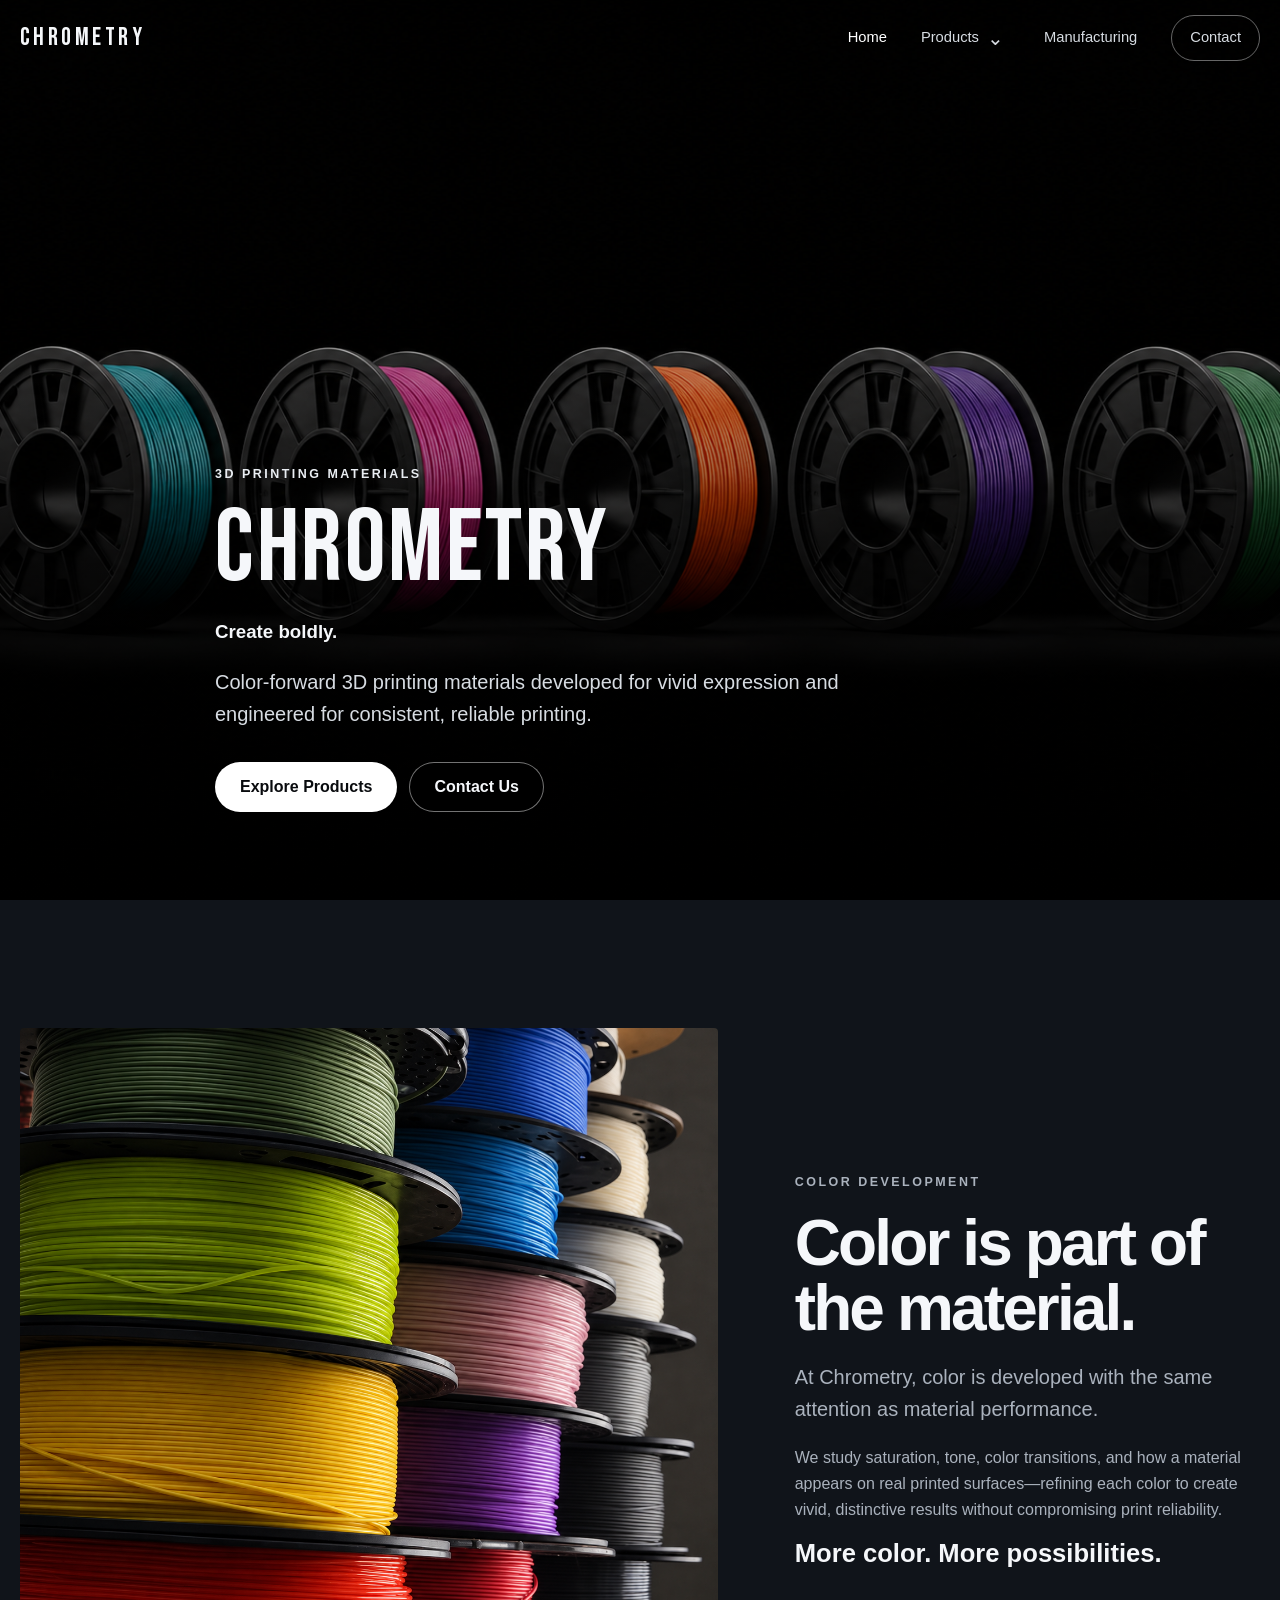
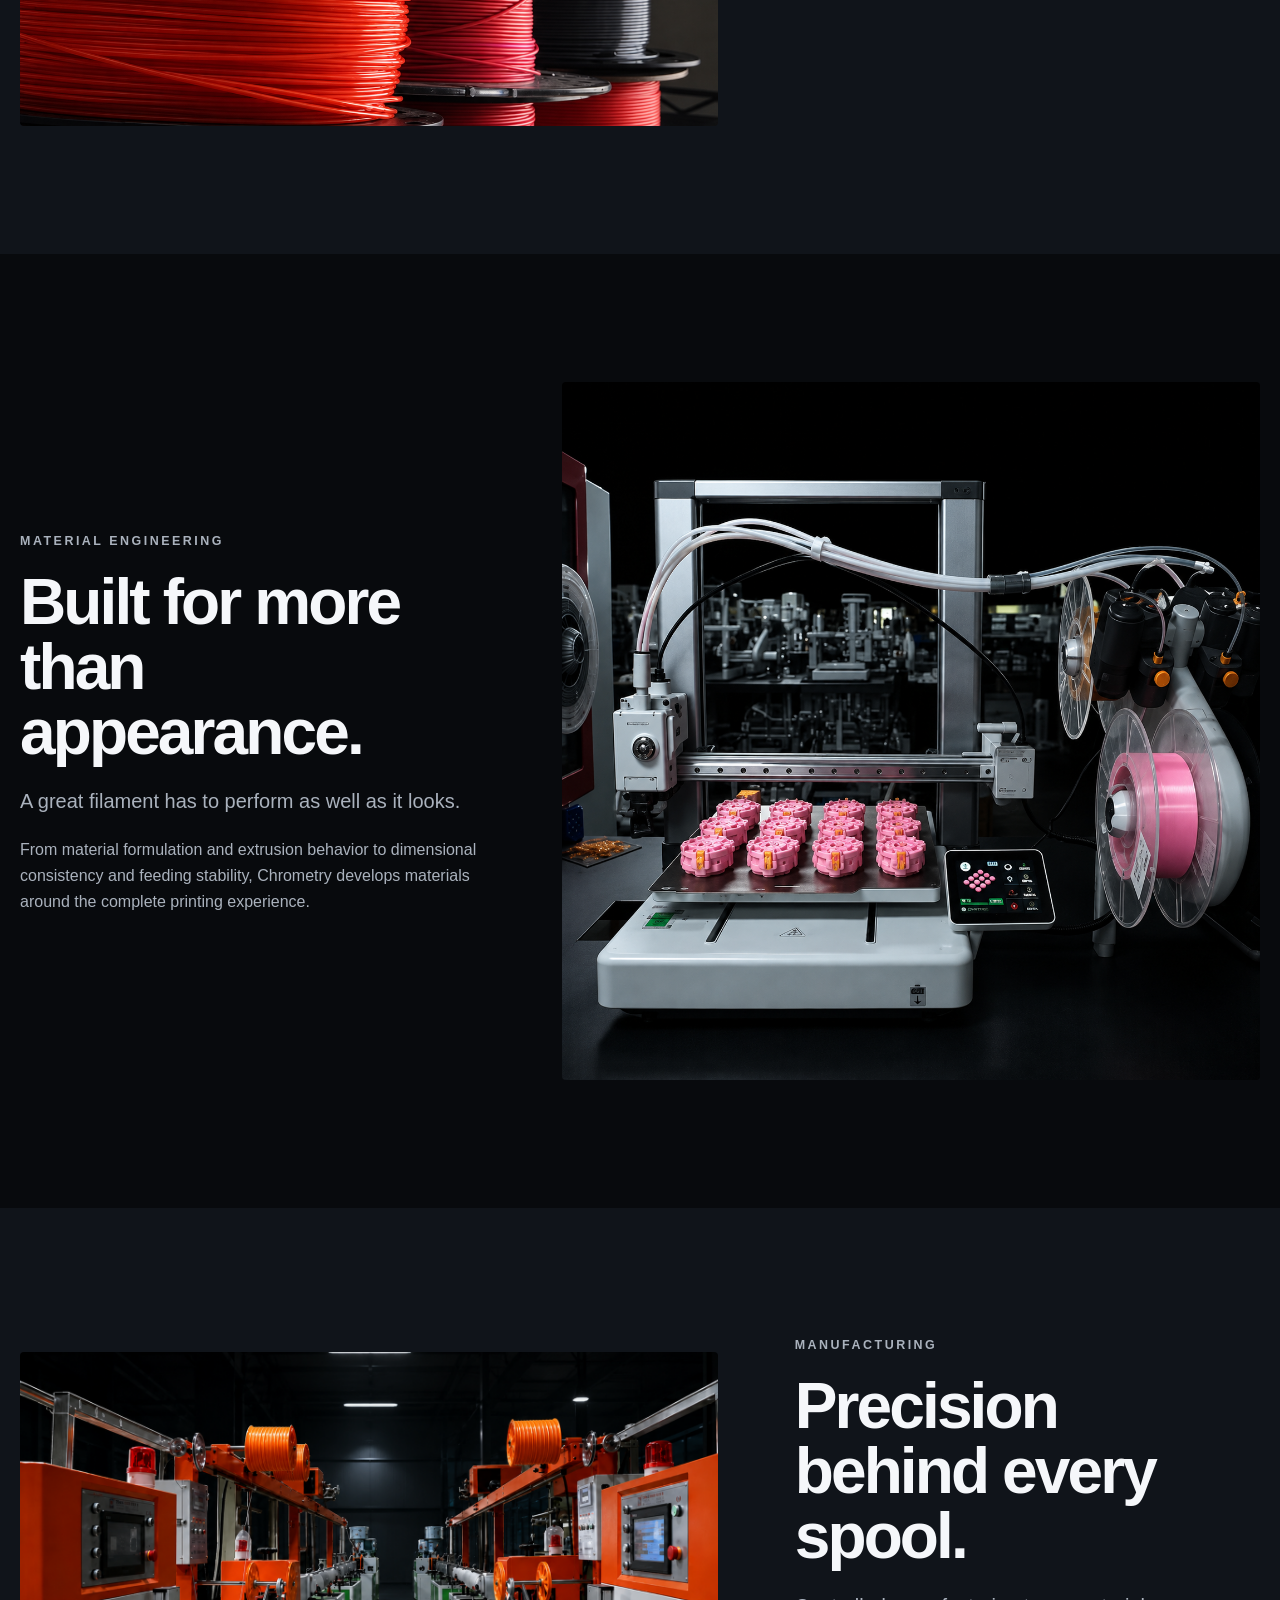
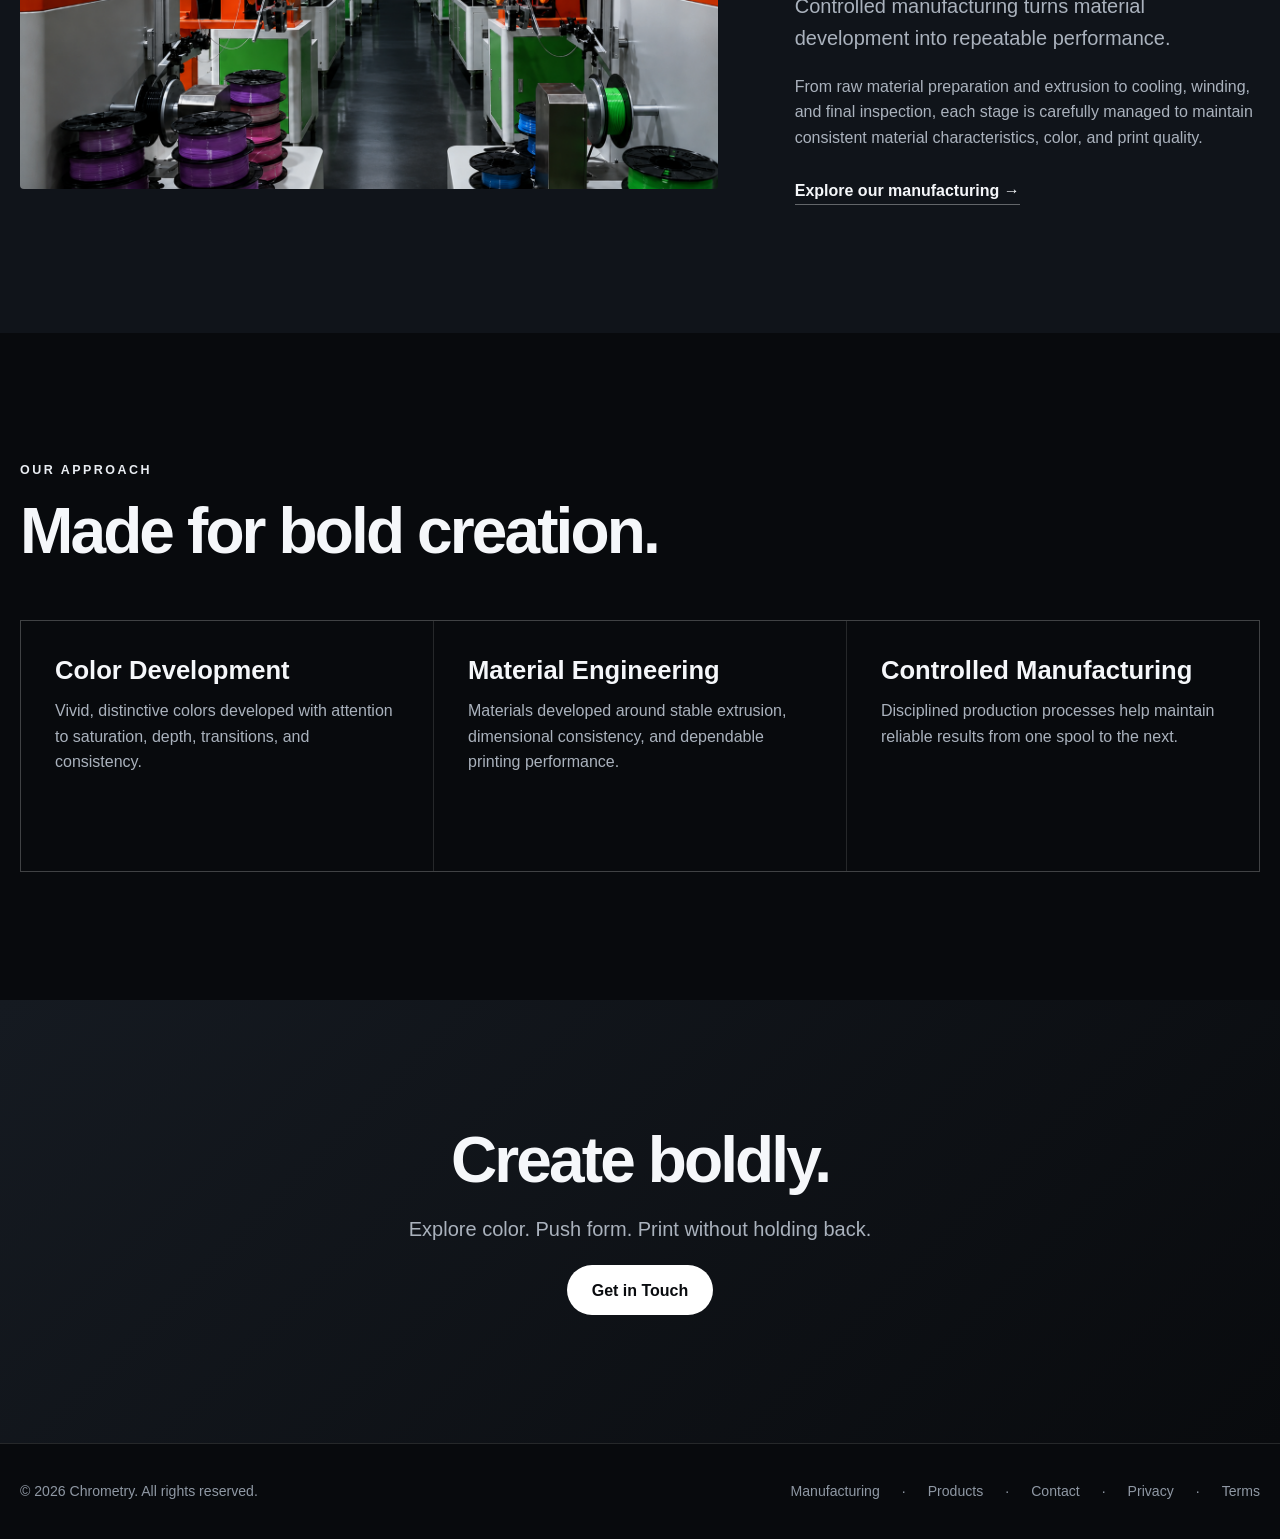
<file: index.html>
<!doctype html>
<html lang="en">
<head>
  <meta charset="utf-8">
  <meta name="viewport" content="width=device-width, initial-scale=1">
  <title>Chrometry | Create Boldly</title>
  <meta name="description" content="Chrometry develops vivid, reliable 3D printing materials through focused color development, material engineering, and controlled manufacturing.">
  <link rel="canonical" href="https://chrometry3d.com/">
  <link rel="stylesheet" href="assets/style.css">
  <script src="assets/site.js" defer></script>
</head>
<body>
  <header class="site-header">
    <nav class="nav container">
      <a class="wordmark" href="index.html">CHROMETRY</a>
      <button class="menu-toggle" aria-label="Menu" aria-expanded="false"><span></span><span></span></button>
      <div class="nav-links">
        <a href="index.html" aria-current="page">Home</a>
        <a href="products.html">Products</a>
        <a href="manufacturing.html">Manufacturing</a>
        <a class="nav-cta" href="contact.html">Contact</a>
      </div>
    </nav>
  </header>

  <main>
    <section class="hero">
      <img class="hero-media" src="assets/images/home-hero.png" alt="">
      <div class="hero-content container">
        <p class="eyebrow">3D Printing Materials</p>
        <h1 class="brand-display">CHROMETRY</h1>
        <h3>Create boldly.</h3>
        <p class="hero-copy">Color-forward 3D printing materials developed for vivid expression and engineered for consistent, reliable printing.</p>
        <div class="actions">
          <a class="button button-primary" href="products.html">Explore Products</a>
          <a class="button button-secondary" href="contact.html">Contact Us</a>
        </div>
      </div>
    </section>

    <section class="section dark-panel">
      <div class="container split reveal">
        <div class="split-media square-media"><img src="assets/images/color-development.png" alt="" loading="lazy"></div>
        <div class="split-copy">
          <p class="eyebrow">Color Development</p>
          <h2>Color is part of the material.</h2>
          <p class="lead">At Chrometry, color is developed with the same attention as material performance.</p>
          <p>We study saturation, tone, color transitions, and how a material appears on real printed surfaces—refining each color to create vivid, distinctive results without compromising print reliability.</p>
          <h3>More color. More possibilities.</h3>
        </div>
      </div>
    </section>

    <section class="section">
      <div class="container split reverse reveal">
        <div class="split-media square-media"><img src="assets/images/home-printing.png" alt="" loading="lazy"></div>
        <div class="split-copy">
          <p class="eyebrow">Material Engineering</p>
          <h2>Built for more than appearance.</h2>
          <p class="lead">A great filament has to perform as well as it looks.</p>
          <p>From material formulation and extrusion behavior to dimensional consistency and feeding stability, Chrometry develops materials around the complete printing experience.</p>
        </div>
      </div>
    </section>

    <section class="section dark-panel">
      <div class="container split reveal">
        <div class="split-media"><img src="assets/images/home-factory.png" alt="" loading="lazy"></div>
        <div class="split-copy">
          <p class="eyebrow">Manufacturing</p>
          <h2>Precision behind every spool.</h2>
          <p class="lead">Controlled manufacturing turns material development into repeatable performance.</p>
          <p>From raw material preparation and extrusion to cooling, winding, and final inspection, each stage is carefully managed to maintain consistent material characteristics, color, and print quality.</p>
          <a class="text-link" href="manufacturing.html">Explore our manufacturing →</a>
        </div>
      </div>
    </section>

    <section class="section">
      <div class="container">
        <div class="section-head reveal">
          <p class="eyebrow">Our Approach</p>
          <h2>Made for bold creation.</h2>
        </div>
        <div class="feature-grid reveal">
          <article class="feature"><h3>Color Development</h3><p>Vivid, distinctive colors developed with attention to saturation, depth, transitions, and consistency.</p></article>
          <article class="feature"><h3>Material Engineering</h3><p>Materials developed around stable extrusion, dimensional consistency, and dependable printing performance.</p></article>
          <article class="feature"><h3>Controlled Manufacturing</h3><p>Disciplined production processes help maintain reliable results from one spool to the next.</p></article>
        </div>
      </div>
    </section>

    <section class="section final-cta">
      <div class="container reveal">
        <h2>Create boldly.</h2>
        <p class="lead">Explore color. Push form. Print without holding back.</p>
        <a class="button button-primary" href="contact.html">Get in Touch</a>
      </div>
    </section>
  </main>

  <footer class="site-footer"><div class="container footer-row"><span>© 2026 Chrometry. All rights reserved.</span><div class="footer-links"><a href="manufacturing.html">Manufacturing</a><span>·</span><a href="products.html">Products</a><span>·</span><a href="contact.html">Contact</a><span>·</span><a href="privacy.html">Privacy</a><span>·</span><a href="terms.html">Terms</a></div></div></footer>
</body>
</html>
</file>
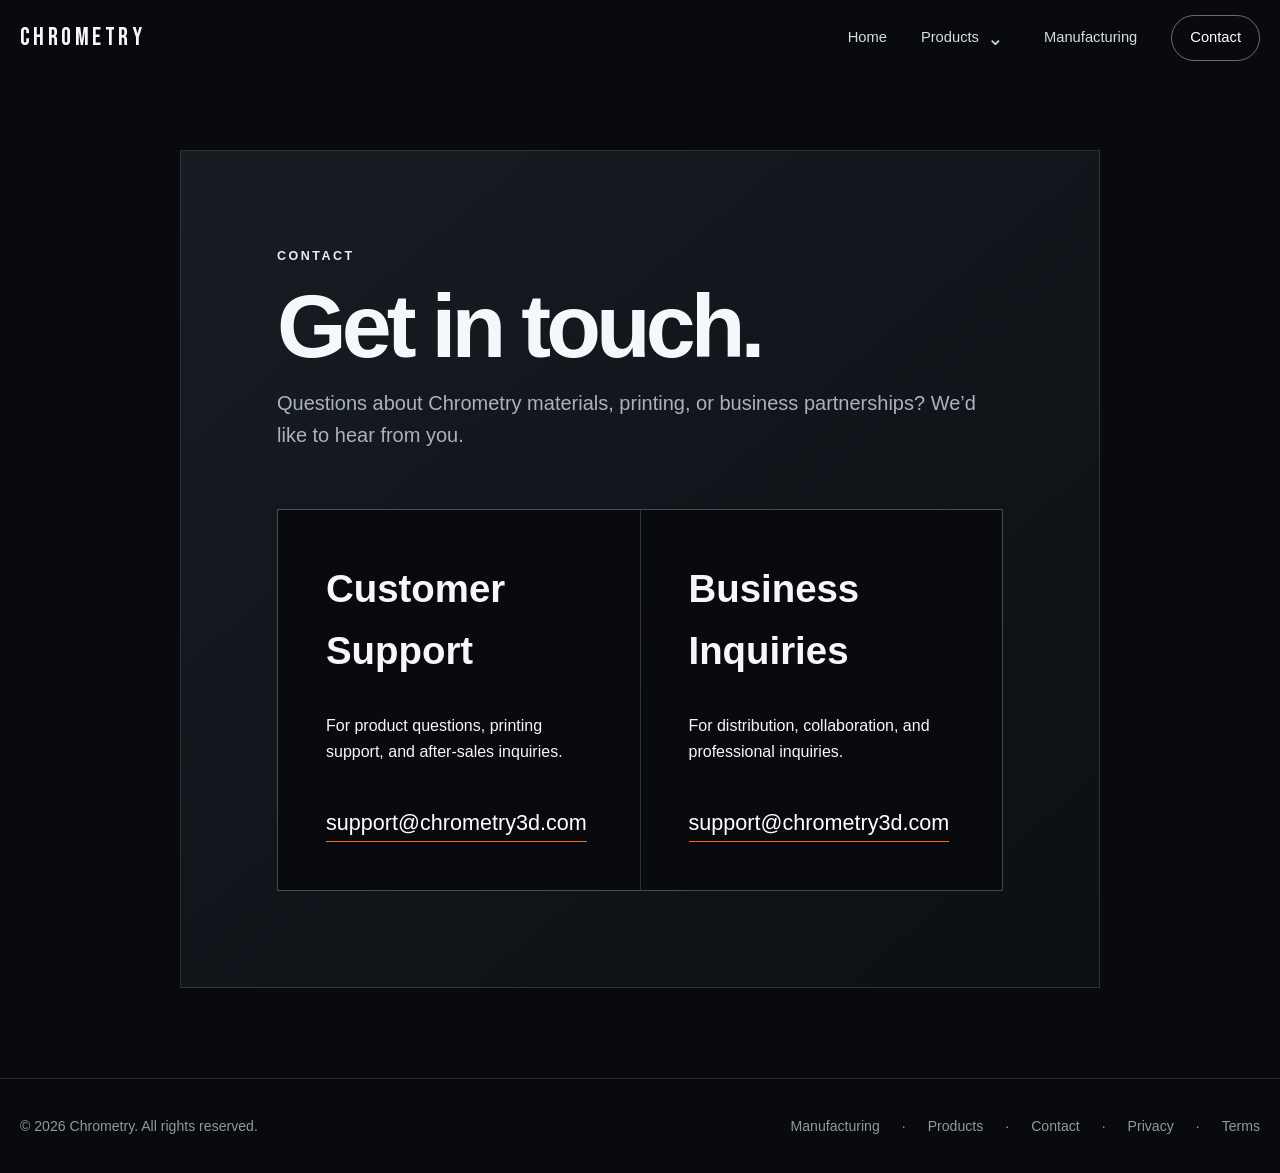
<file: contact.html>
<!doctype html>
<html lang="en">
<head>
  <meta charset="utf-8">
  <meta name="viewport" content="width=device-width, initial-scale=1">
  <title>Contact | Chrometry</title>
  <meta name="description" content="Contact Chrometry for product questions, technical support, and business inquiries.">
  <link rel="canonical" href="https://chrometry3d.com/contact.html">
  <link rel="stylesheet" href="assets/style.css">
  <script src="assets/site.js" defer></script>
</head>
<body>
  <header class="site-header scrolled"><nav class="nav container"><a class="wordmark" href="index.html">CHROMETRY</a><button class="menu-toggle" aria-label="Menu" aria-expanded="false"><span></span><span></span></button><div class="nav-links"><a href="index.html">Home</a><a href="products.html">Products</a><a href="manufacturing.html">Manufacturing</a><a class="nav-cta" href="contact.html" aria-current="page">Contact</a></div></nav></header>

  <main class="contact-wrap">
    <section class="contact-card reveal">
      <p class="eyebrow">Contact</p>
      <h1>Get in touch.</h1>
      <p class="lead">Questions about Chrometry materials, printing, or business partnerships? We’d like to hear from you.</p>
      <div class="support-grid">
        <article><h2>Customer Support</h2><p>For product questions, printing support, and after-sales inquiries.</p><a class="email-link" href="mailto:support@chrometry3d.com">support@chrometry3d.com</a></article>
        <article><h2>Business Inquiries</h2><p>For distribution, collaboration, and professional inquiries.</p><a class="email-link" href="mailto:support@chrometry3d.com">support@chrometry3d.com</a></article>
      </div>
    </section>
  </main>

  <footer class="site-footer"><div class="container footer-row"><span>© 2026 Chrometry. All rights reserved.</span><div class="footer-links"><a href="manufacturing.html">Manufacturing</a><span>·</span><a href="products.html">Products</a><span>·</span><a href="contact.html">Contact</a><span>·</span><a href="privacy.html">Privacy</a><span>·</span><a href="terms.html">Terms</a></div></div></footer>
</body>
</html>
</file>
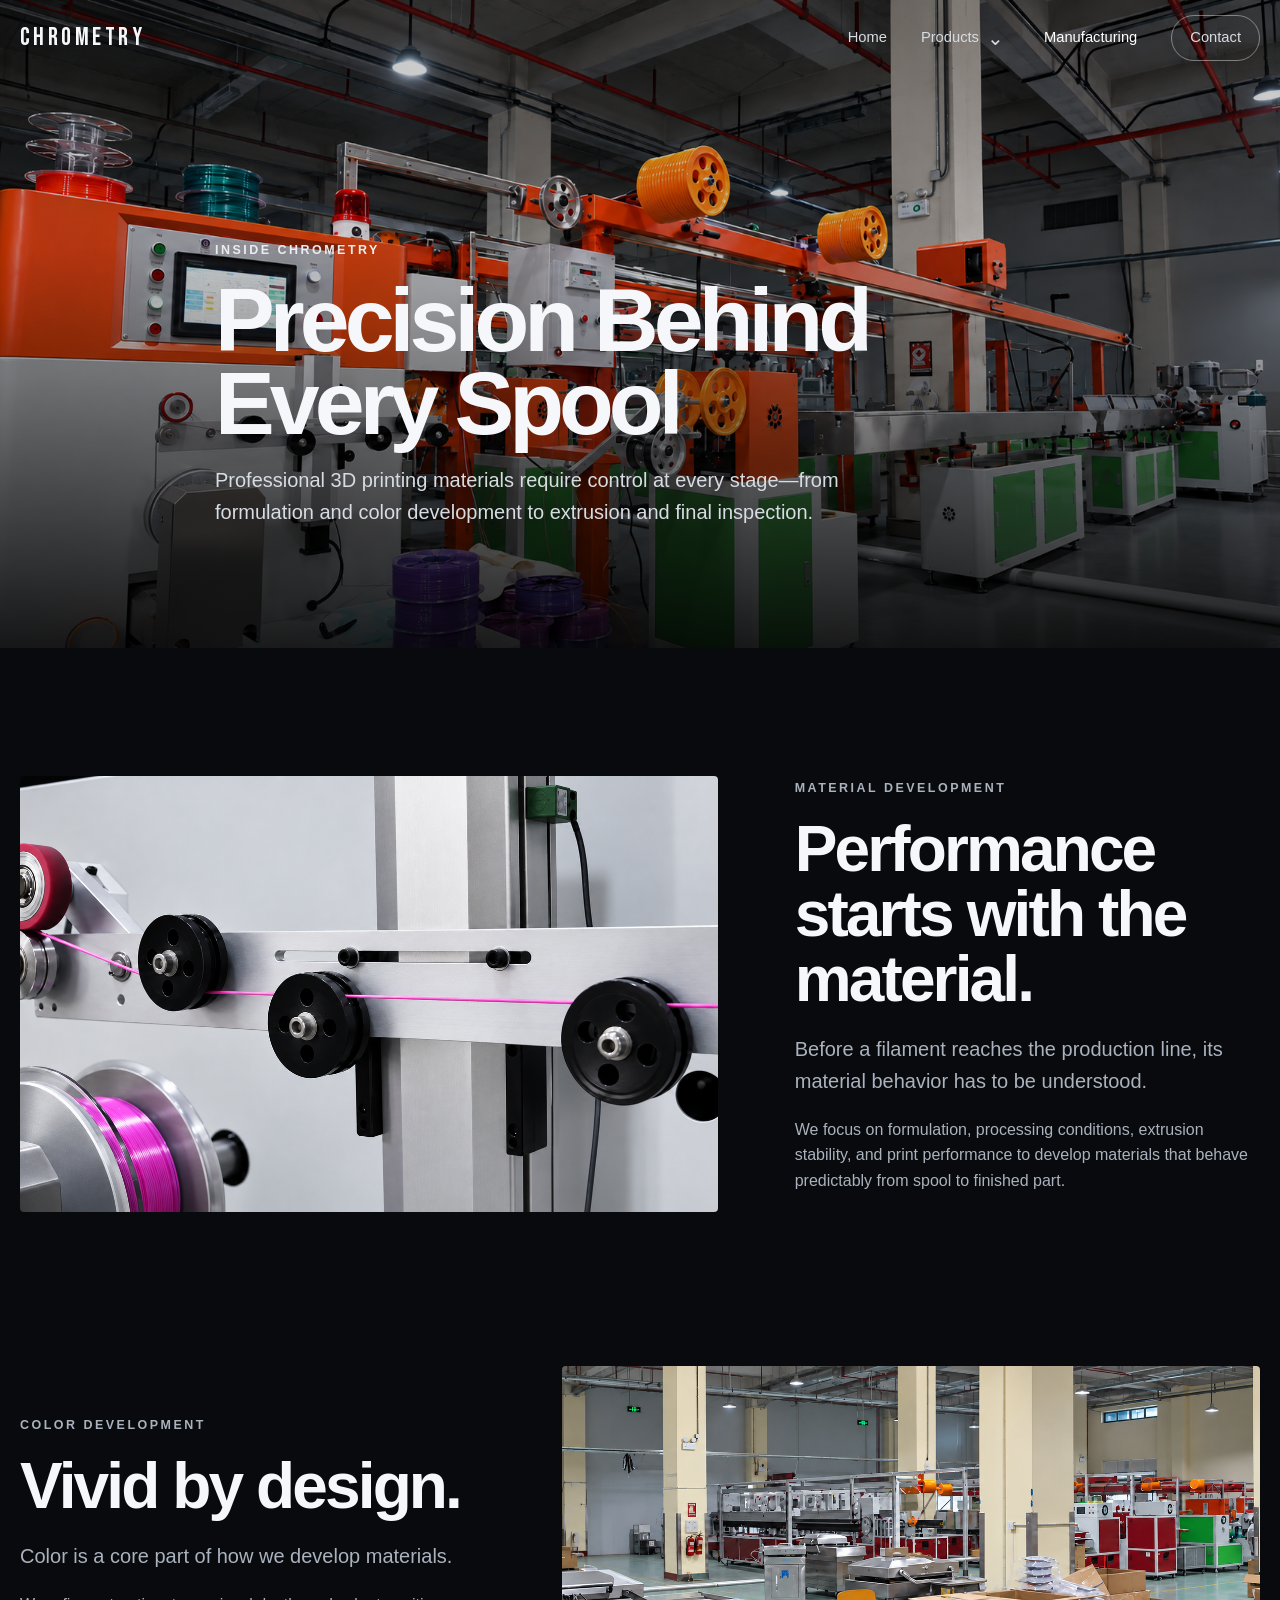
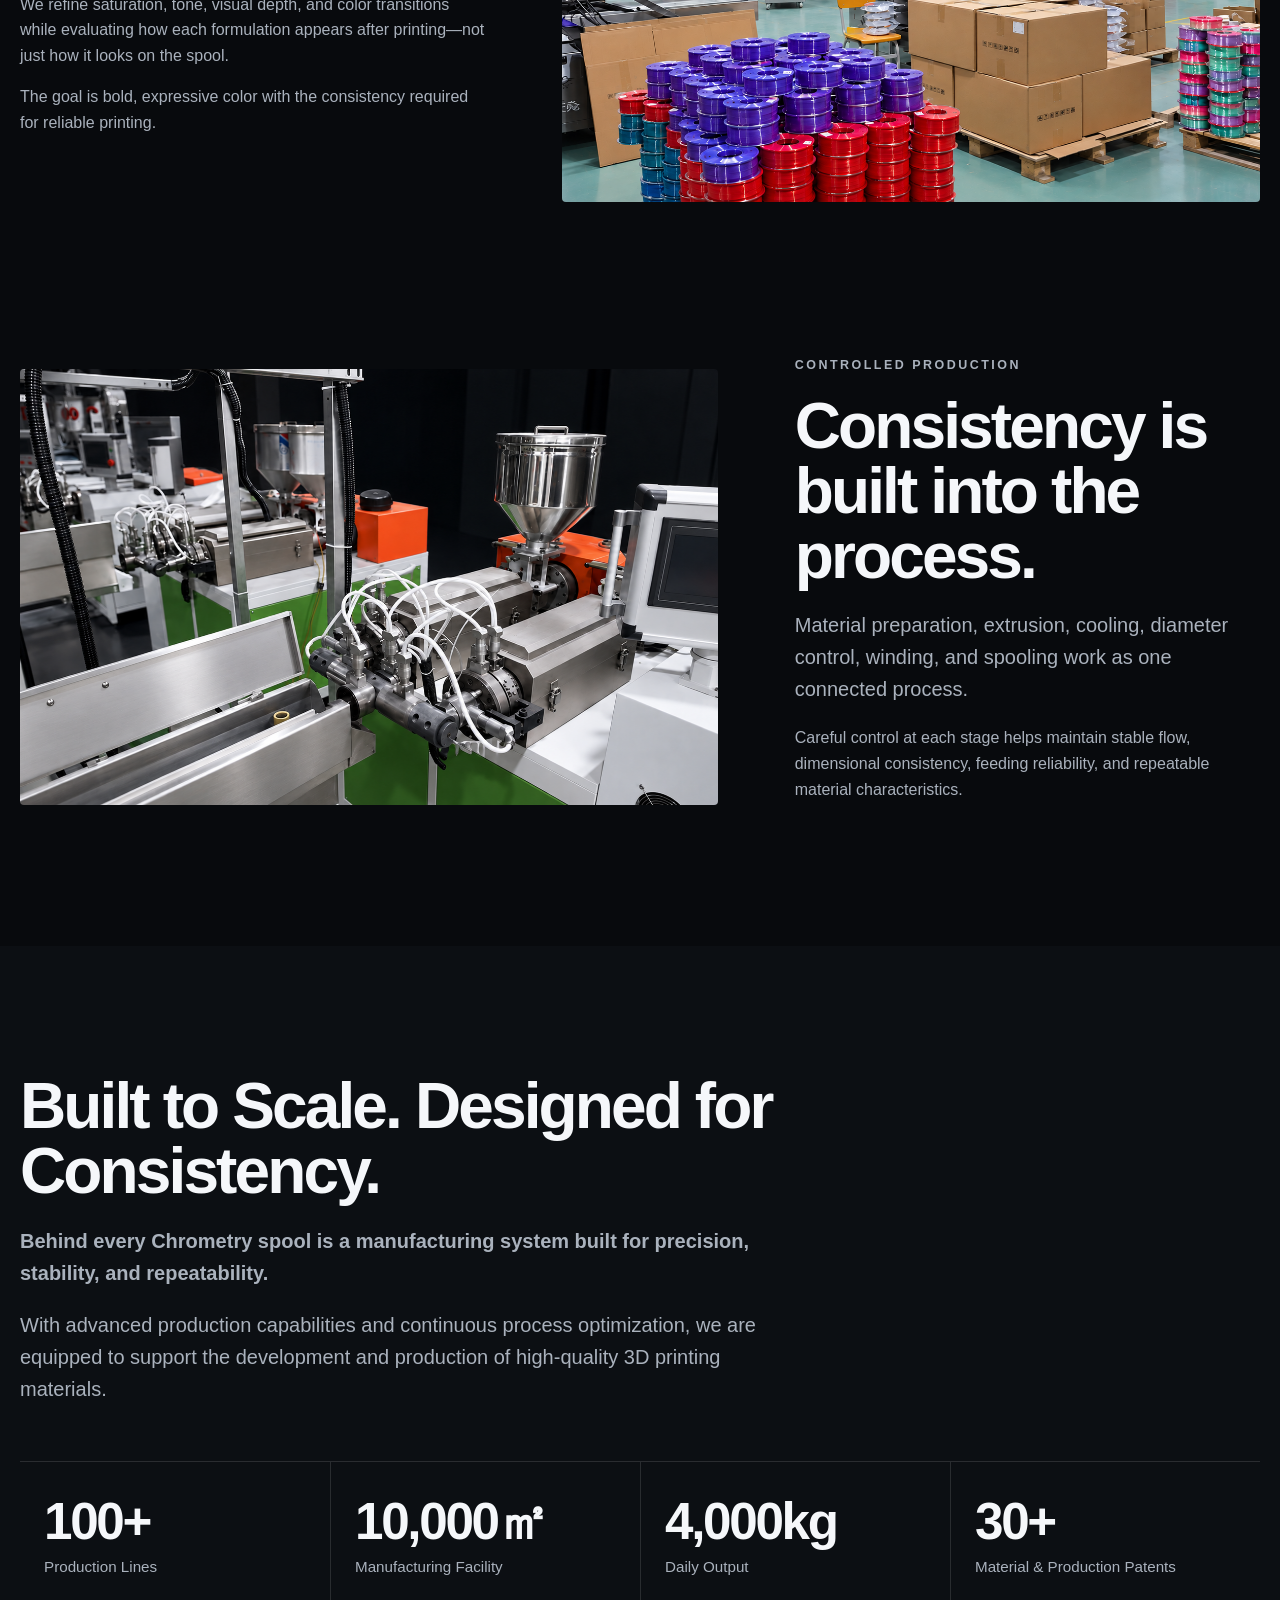
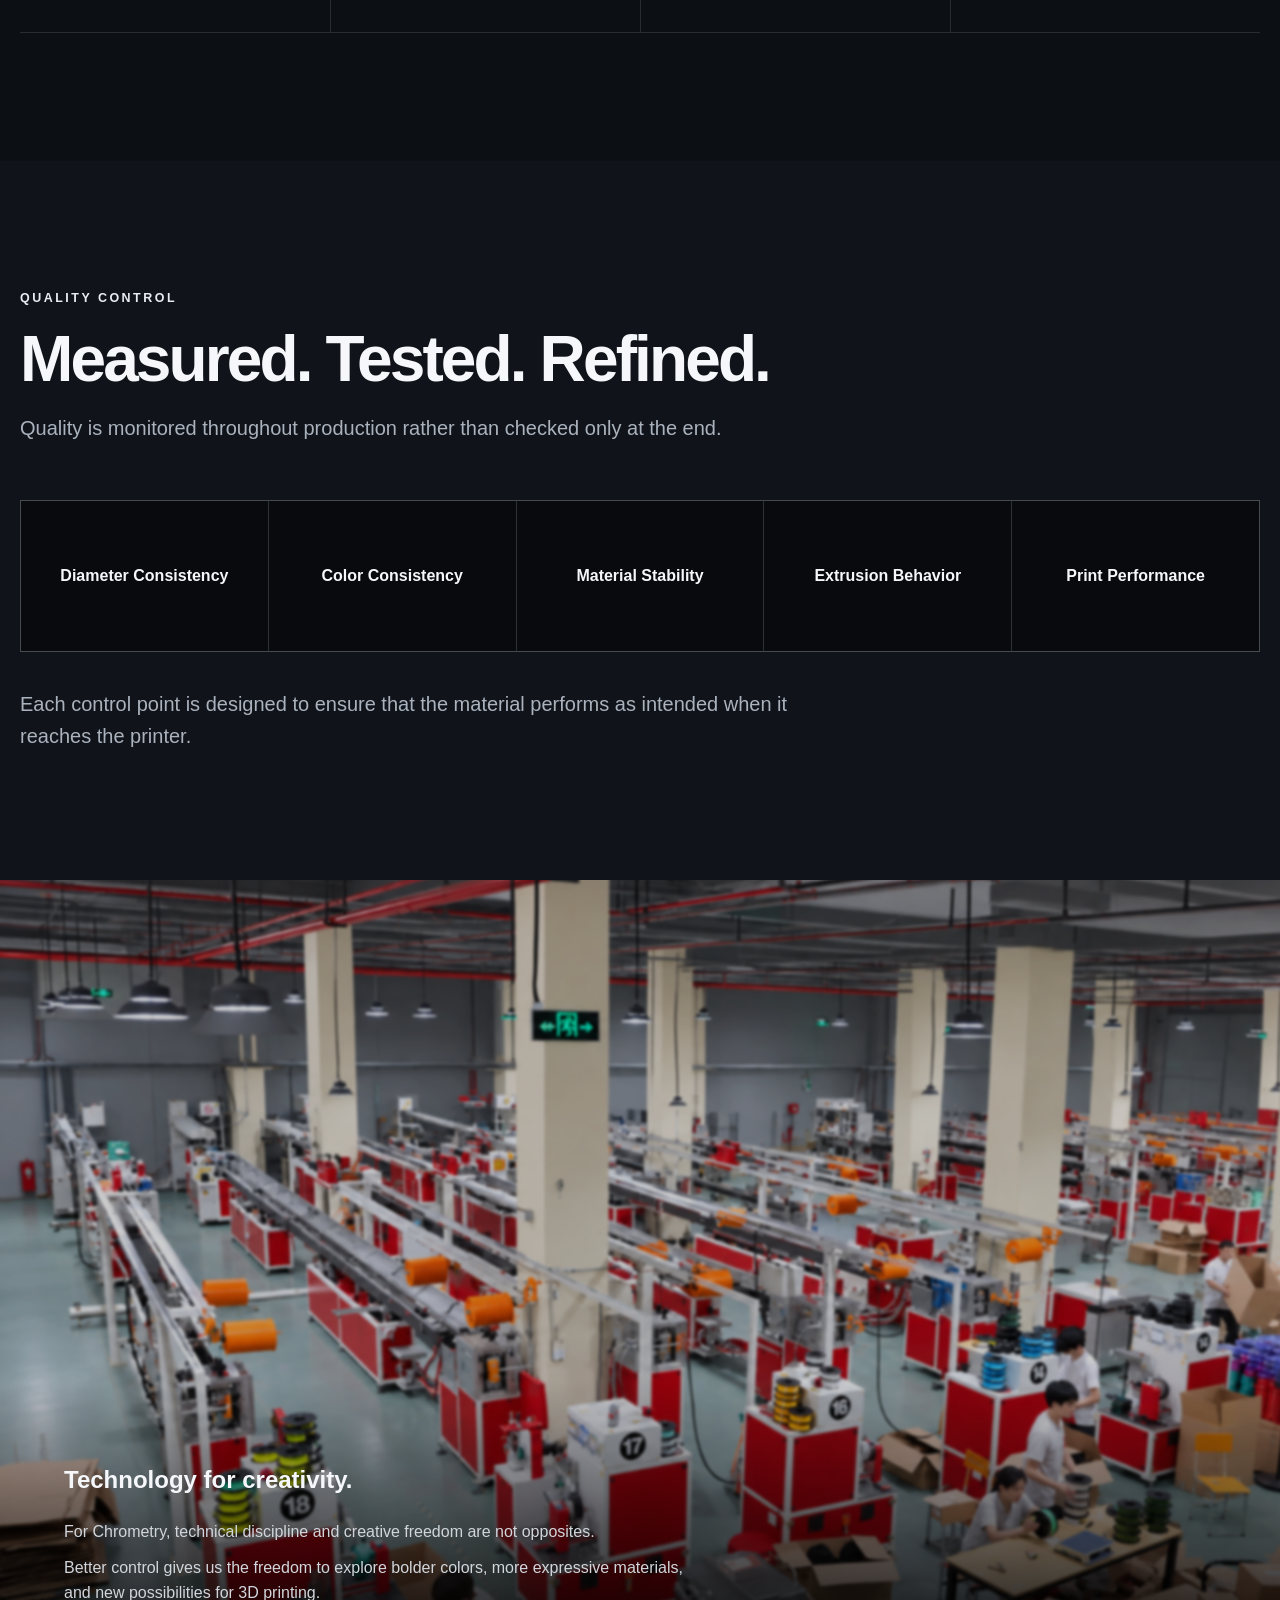
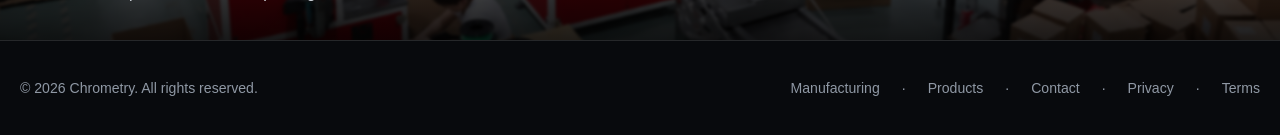
<file: manufacturing.html>
<!doctype html>
<html lang="en">
<head>
  <meta charset="utf-8">
  <meta name="viewport" content="width=device-width, initial-scale=1">
  <title>Manufacturing | Chrometry</title>
  <meta name="description" content="Discover how Chrometry develops 3D printing materials through color development, material engineering, controlled production, and quality control.">
  <link rel="canonical" href="https://chrometry3d.com/manufacturing.html">
  <link rel="stylesheet" href="assets/style.css">
  <script src="assets/site.js" defer></script>
</head>
<body>
  <header class="site-header"><nav class="nav container"><a class="wordmark" href="index.html">CHROMETRY</a><button class="menu-toggle" aria-label="Menu" aria-expanded="false"><span></span><span></span></button><div class="nav-links"><a href="index.html">Home</a><a href="products.html">Products</a><a href="manufacturing.html" aria-current="page">Manufacturing</a><a class="nav-cta" href="contact.html">Contact</a></div></nav></header>

  <main>
    <section class="hero page-hero">
      <img class="hero-media" src="assets/images/manufacturing-1.png" alt="">
      <div class="hero-content container">
        <p class="eyebrow">Inside Chrometry</p>
        <h1>Precision Behind Every Spool</h1>
        <p class="hero-copy">Professional 3D printing materials require control at every stage—from formulation and color development to extrusion and final inspection.</p>
      </div>
    </section>

    <section class="section">
      <div class="container manufacturing-story">
        <article class="split reveal">
          <div class="split-media"><img src="assets/images/manufacturing-2.png" alt="" loading="lazy"></div>
          <div class="split-copy"><p class="eyebrow">Material Development</p><h2>Performance starts with the material.</h2><p class="lead">Before a filament reaches the production line, its material behavior has to be understood.</p><p>We focus on formulation, processing conditions, extrusion stability, and print performance to develop materials that behave predictably from spool to finished part.</p></div>
        </article>

        <article class="split reverse reveal">
          <div class="split-media"><img src="assets/images/manufacturing-4.png" alt="" loading="lazy"></div>
          <div class="split-copy"><p class="eyebrow">Color Development</p><h2>Vivid by design.</h2><p class="lead">Color is a core part of how we develop materials.</p><p>We refine saturation, tone, visual depth, and color transitions while evaluating how each formulation appears after printing—not just how it looks on the spool.</p><p>The goal is bold, expressive color with the consistency required for reliable printing.</p></div>
        </article>

        <article class="split reveal">
          <div class="split-media"><img src="assets/images/manufacturing-3.png" alt="" loading="lazy"></div>
          <div class="split-copy"><p class="eyebrow">Controlled Production</p><h2>Consistency is built into the process.</h2><p class="lead">Material preparation, extrusion, cooling, diameter control, winding, and spooling work as one connected process.</p><p>Careful control at each stage helps maintain stable flow, dimensional consistency, feeding reliability, and repeatable material characteristics.</p></div>
        </article>
      </div>
    </section>

    <section class="section capacity-section">
      <div class="container">
        <div class="section-head reveal">
          <h2>Built to Scale. Designed for Consistency.</h2>
          <p class="lead"><strong>Behind every Chrometry spool is a manufacturing system built for precision, stability, and repeatability.</strong></p>
          <p class="lead">With advanced production capabilities and continuous process optimization, we are equipped to support the development and production of high-quality 3D printing materials.</p>
        </div>
        <div class="capacity-grid reveal">
          <div class="capacity-item"><strong>100+</strong><span>Production Lines</span></div>
          <div class="capacity-item"><strong>10,000㎡</strong><span>Manufacturing Facility</span></div>
          <div class="capacity-item"><strong>4,000kg</strong><span>Daily Output</span></div>
          <div class="capacity-item"><strong>30+</strong><span>Material &amp; Production Patents</span></div>
        </div>
      </div>
    </section>

    <section class="section dark-panel">
      <div class="container">
        <div class="section-head reveal"><p class="eyebrow">Quality Control</p><h2>Measured. Tested. Refined.</h2><p class="lead">Quality is monitored throughout production rather than checked only at the end.</p></div>
        <div class="quality-list reveal"><span>Diameter Consistency</span><span>Color Consistency</span><span>Material Stability</span><span>Extrusion Behavior</span><span>Print Performance</span></div>
        <p class="lead quality-note reveal">Each control point is designed to ensure that the material performs as intended when it reaches the printer.</p>
      </div>
    </section>

    <section class="wide-image reveal">
      <img src="assets/images/manufacturing-5.png" alt="" loading="lazy">
      <div class="wide-caption"><h2>Technology for creativity.</h2><p>For Chrometry, technical discipline and creative freedom are not opposites.</p><p>Better control gives us the freedom to explore bolder colors, more expressive materials, and new possibilities for 3D printing.</p></div>
    </section>
  </main>

  <footer class="site-footer"><div class="container footer-row"><span>© 2026 Chrometry. All rights reserved.</span><div class="footer-links"><a href="manufacturing.html">Manufacturing</a><span>·</span><a href="products.html">Products</a><span>·</span><a href="contact.html">Contact</a><span>·</span><a href="privacy.html">Privacy</a><span>·</span><a href="terms.html">Terms</a></div></div></footer>
</body>
</html>
</file>
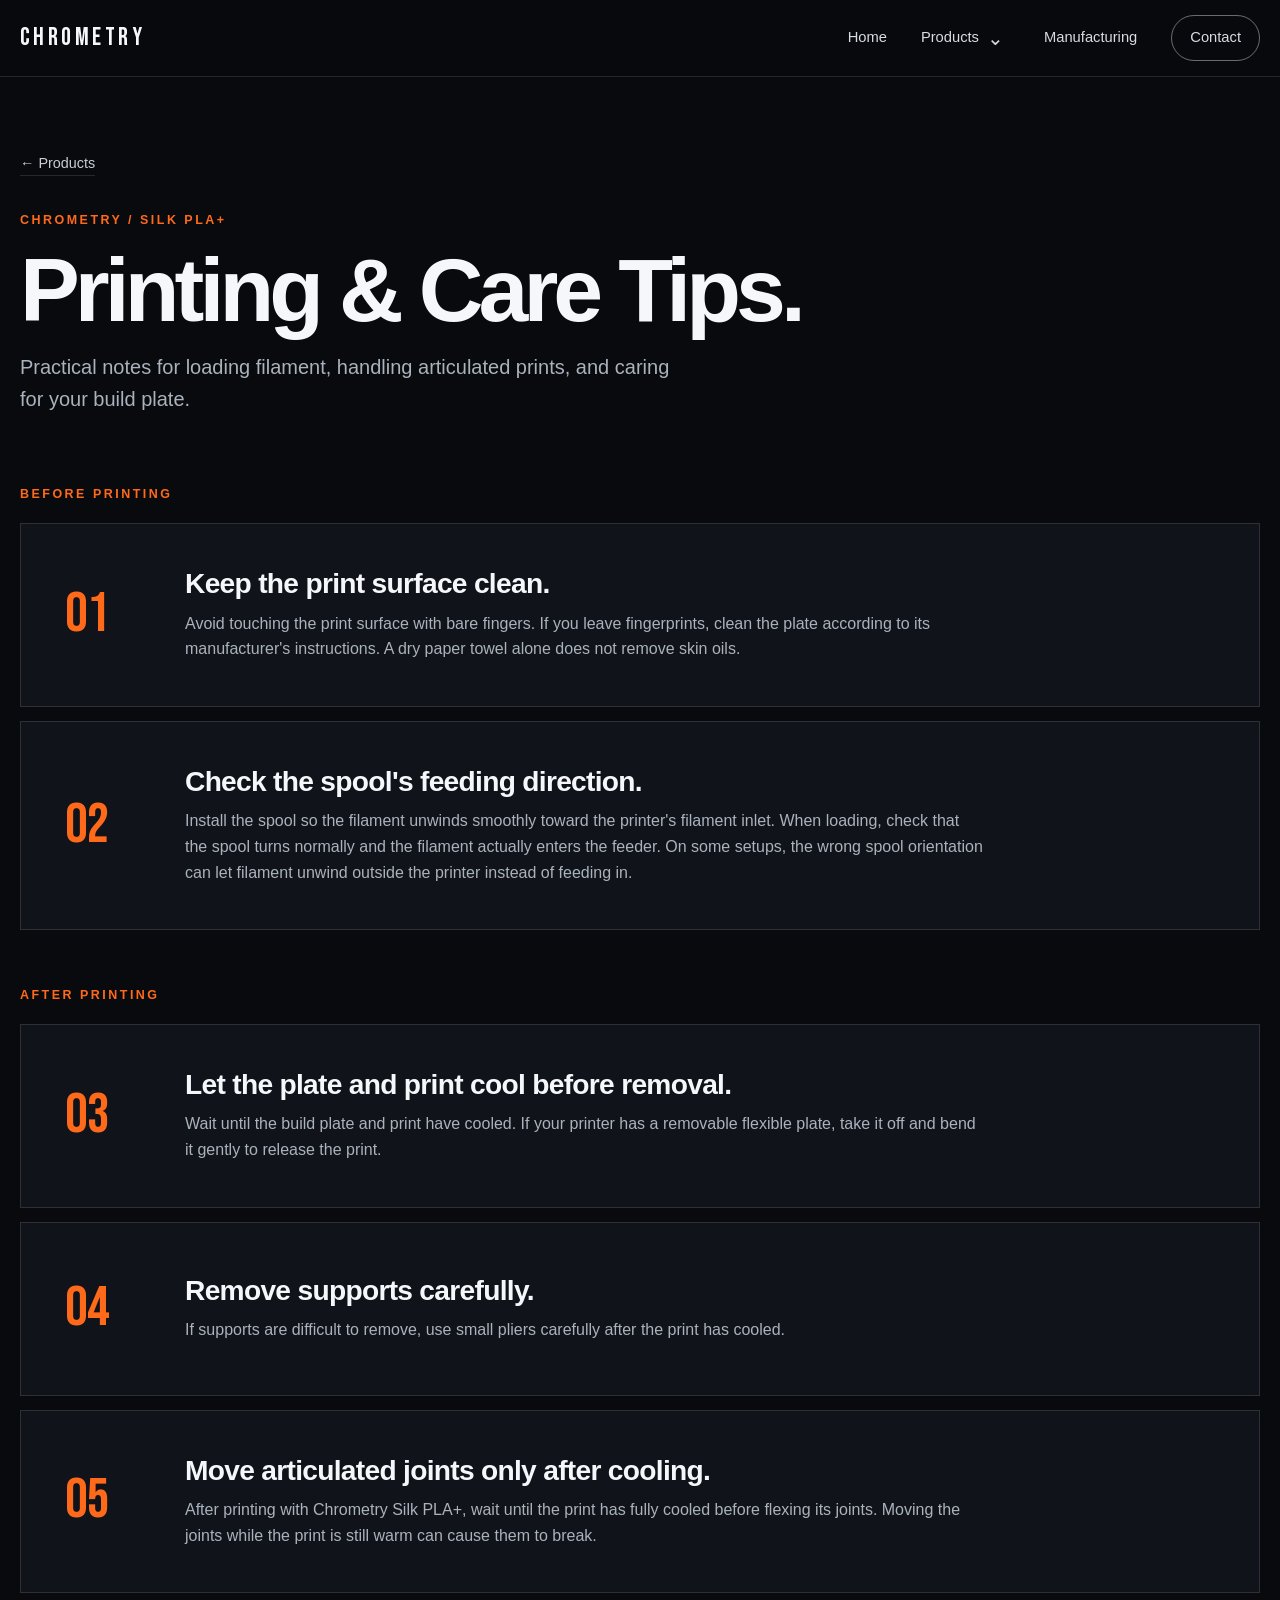
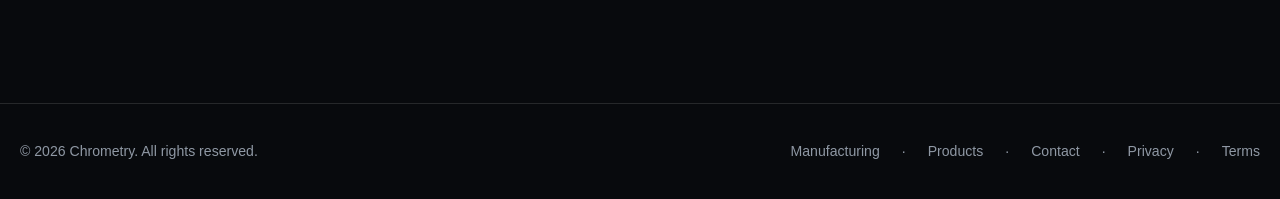
<file: printing-tips.html>
<!doctype html>
<html lang="en">
<head>
  <meta charset="utf-8">
  <meta name="viewport" content="width=device-width, initial-scale=1">
  <title>Printing & Care Tips | Chrometry</title>
  <meta name="description" content="Practical tips for loading Chrometry Silk PLA+ filament, removing prints, and caring for your build plate.">
  <link rel="canonical" href="https://chrometry3d.com/printing-tips.html">
  <link rel="stylesheet" href="assets/style.css">
  <script src="assets/site.js" defer></script>
  <style>
    .site-header { background: rgba(8, 10, 13, .96); border-bottom: 1px solid var(--line); }
    .tips-page { padding: 150px 0 110px; }
    .tips-intro { max-width: 850px; margin-bottom: 70px; }
    .tips-intro .eyebrow { color: var(--accent); }
    .tips-intro h1 { font-size: clamp(3.3rem, 7vw, 6.5rem); }
    .tips-intro p:last-child { max-width: 660px; color: var(--muted); font-size: clamp(1.05rem, 1.7vw, 1.25rem); }
    .tips-back { display: inline-block; margin-bottom: 35px; color: #c8cfd8; font-size: .9rem; border-bottom: 1px solid var(--line); }
    .tips-group + .tips-group { margin-top: 56px; }
    .tips-group > h2 { margin: 0 0 18px; color: var(--accent); font-size: .78rem; font-weight: 700; letter-spacing: .2em; text-transform: uppercase; }
    .tip-card { display: grid; grid-template-columns: 72px minmax(0, 1fr); gap: clamp(20px, 4vw, 48px); align-items: center; min-height: 174px; padding: clamp(26px, 4vw, 44px); border: 1px solid var(--line); background: var(--surface); }
    .tip-card + .tip-card { margin-top: 14px; }
    .tip-card .tips-index { color: var(--accent); font-family: "Bebas Neue", "Arial Narrow", sans-serif; font-size: 3.5rem; line-height: 1; }
    .tip-card h3 { margin: 0 0 10px; font-size: clamp(1.45rem, 2.2vw, 2rem); line-height: 1.15; letter-spacing: -.025em; }
    .tip-card p { max-width: 800px; margin: 0; color: var(--muted); }
    @media (max-width: 760px) {
      .tips-page { padding: 110px 0 80px; }
      .tips-intro { margin-bottom: 46px; }
      .tip-card { grid-template-columns: 1fr; gap: 12px; }
      .tip-card .tips-index { font-size: 3rem; }
    }
  </style>
</head>
<body>
  <header class="site-header scrolled">
    <nav class="nav container">
      <a class="wordmark" href="index.html">CHROMETRY</a>
      <button class="menu-toggle" aria-label="Menu" aria-expanded="false"><span></span><span></span></button>
      <div class="nav-links">
        <a href="index.html">Home</a>
        <a href="products.html">Products</a>
        <a href="manufacturing.html">Manufacturing</a>
        <a class="nav-cta" href="contact.html">Contact</a>
      </div>
    </nav>
  </header>

  <main class="tips-page container">
    <a class="tips-back" href="products.html">← Products</a>
    <div class="tips-intro">
      <p class="eyebrow">Chrometry / Silk PLA+</p>
      <h1>Printing & Care Tips.</h1>
      <p>Practical notes for loading filament, handling articulated prints, and caring for your build plate.</p>
    </div>

    <section class="tips-group" aria-labelledby="before-heading">
      <h2 id="before-heading">Before printing</h2>
      <article class="tip-card">
        <span class="tips-index" aria-hidden="true">01</span>
        <div>
          <h3>Keep the print surface clean.</h3>
          <p>Avoid touching the print surface with bare fingers. If you leave fingerprints, clean the plate according to its manufacturer's instructions. A dry paper towel alone does not remove skin oils.</p>
        </div>
      </article>
      <article class="tip-card">
        <span class="tips-index" aria-hidden="true">02</span>
        <div>
          <h3>Check the spool's feeding direction.</h3>
          <p>Install the spool so the filament unwinds smoothly toward the printer's filament inlet. When loading, check that the spool turns normally and the filament actually enters the feeder. On some setups, the wrong spool orientation can let filament unwind outside the printer instead of feeding in.</p>
        </div>
      </article>
    </section>

    <section class="tips-group" aria-labelledby="after-heading">
      <h2 id="after-heading">After printing</h2>
      <article class="tip-card">
        <span class="tips-index" aria-hidden="true">03</span>
        <div>
          <h3>Let the plate and print cool before removal.</h3>
          <p>Wait until the build plate and print have cooled. If your printer has a removable flexible plate, take it off and bend it gently to release the print.</p>
        </div>
      </article>
      <article class="tip-card">
        <span class="tips-index" aria-hidden="true">04</span>
        <div>
          <h3>Remove supports carefully.</h3>
          <p>If supports are difficult to remove, use small pliers carefully after the print has cooled.</p>
        </div>
      </article>
      <article class="tip-card">
        <span class="tips-index" aria-hidden="true">05</span>
        <div>
          <h3>Move articulated joints only after cooling.</h3>
          <p>After printing with Chrometry Silk PLA+, wait until the print has fully cooled before flexing its joints. Moving the joints while the print is still warm can cause them to break.</p>
        </div>
      </article>
    </section>
  </main>

  <footer class="site-footer"><div class="container footer-row"><span>© 2026 Chrometry. All rights reserved.</span><div class="footer-links"><a href="manufacturing.html">Manufacturing</a><span>·</span><a href="products.html">Products</a><span>·</span><a href="contact.html">Contact</a><span>·</span><a href="privacy.html">Privacy</a><span>·</span><a href="terms.html">Terms</a></div></div></footer>
</body>
</html>
</file>
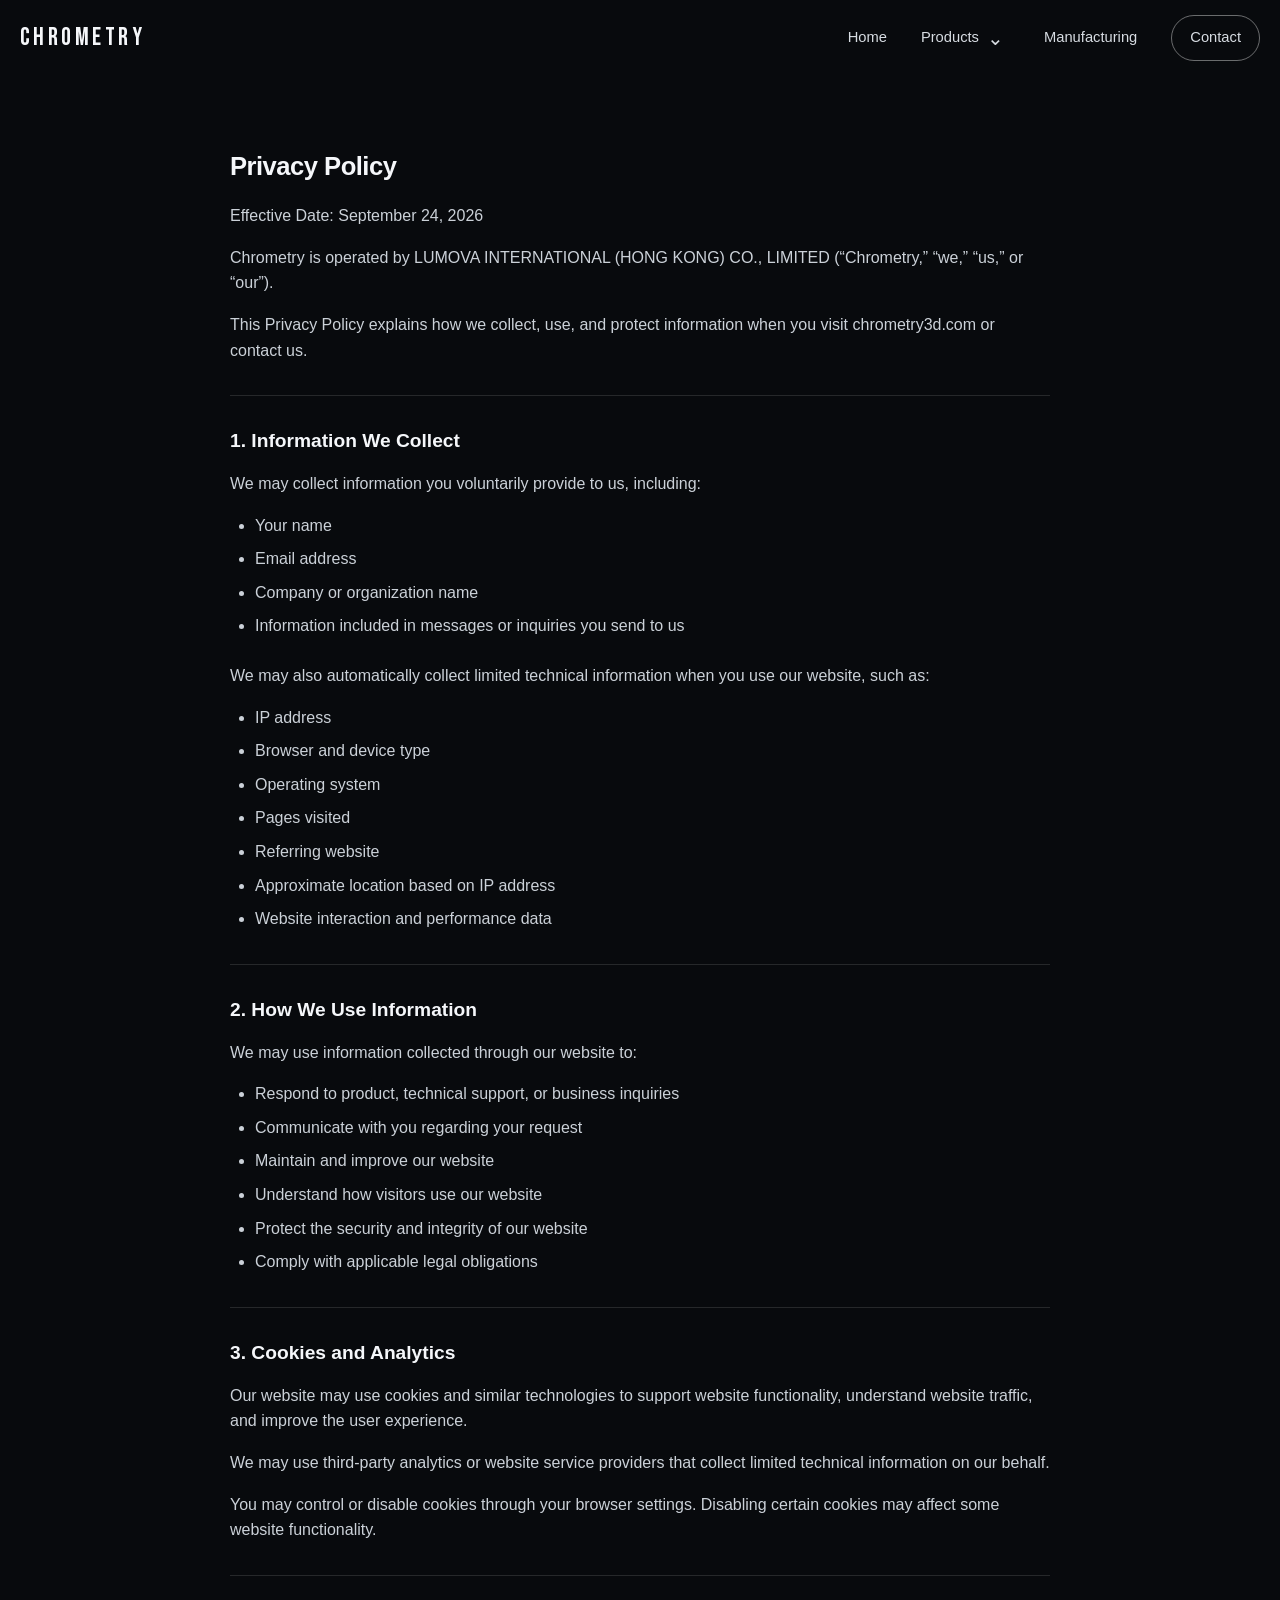
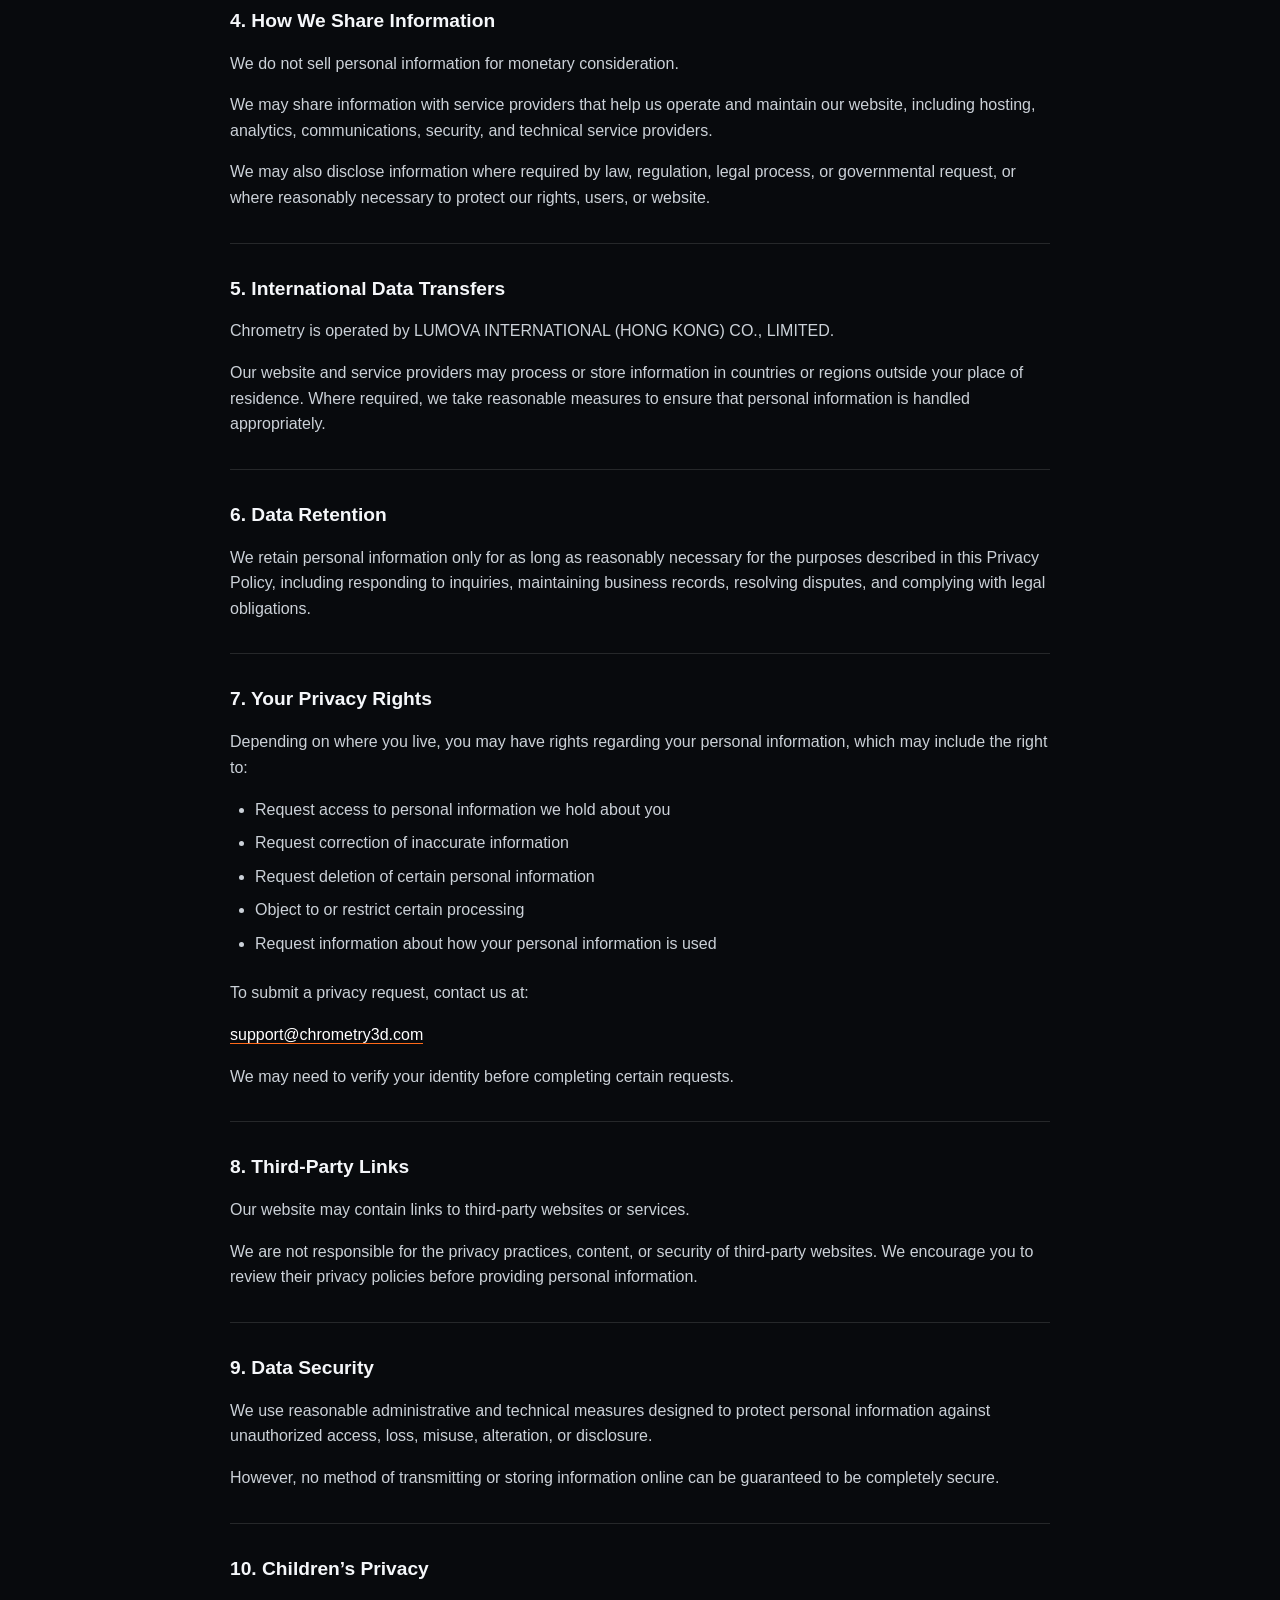
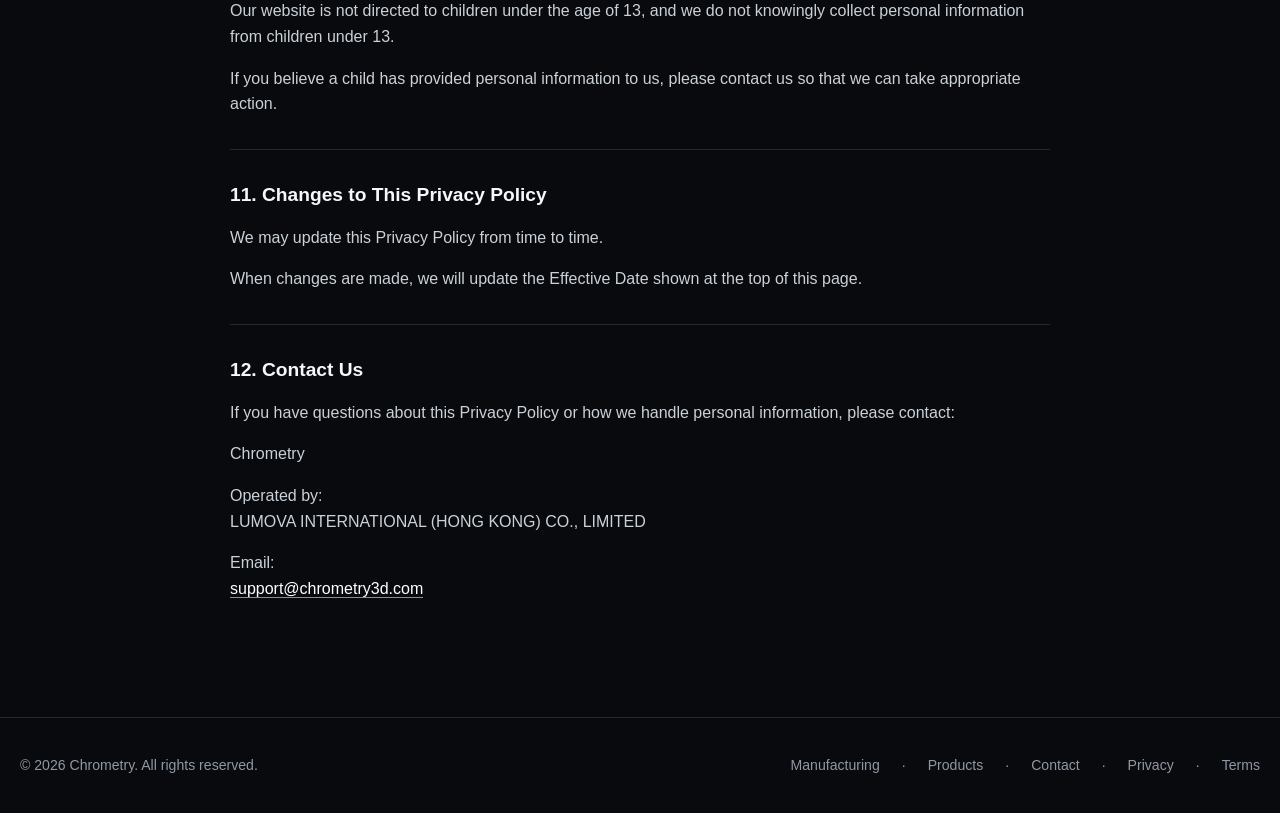
<file: privacy.html>
<!doctype html>
<html lang="en">
<head>
  <meta charset="utf-8">
  <meta name="viewport" content="width=device-width, initial-scale=1">
  <title>Privacy Policy | Chrometry</title>
  <link rel="canonical" href="https://chrometry3d.com/privacy.html">
  <link rel="stylesheet" href="assets/style.css">
  <script src="assets/site.js" defer></script>
</head>
<body>
  <header class="site-header scrolled"><nav class="nav container"><a class="wordmark" href="index.html">CHROMETRY</a><button class="menu-toggle" aria-label="Menu" aria-expanded="false"><span></span><span></span></button><div class="nav-links"><a href="index.html">Home</a><a href="products.html">Products</a><a href="manufacturing.html">Manufacturing</a><a class="nav-cta" href="contact.html">Contact</a></div></nav></header>

  <main class="legal-page container">
    <article class="legal-content">
      <h1>Privacy Policy</h1>
      <p class="legal-date">Effective Date: September 24, 2026</p>
      <p>Chrometry is operated by LUMOVA INTERNATIONAL (HONG KONG) CO., LIMITED (“Chrometry,” “we,” “us,” or “our”).</p>
      <p>This Privacy Policy explains how we collect, use, and protect information when you visit chrometry3d.com or contact us.</p>

      <section>
        <h2>1. Information We Collect</h2>
        <p>We may collect information you voluntarily provide to us, including:</p>
        <ul><li>Your name</li><li>Email address</li><li>Company or organization name</li><li>Information included in messages or inquiries you send to us</li></ul>
        <p>We may also automatically collect limited technical information when you use our website, such as:</p>
        <ul><li>IP address</li><li>Browser and device type</li><li>Operating system</li><li>Pages visited</li><li>Referring website</li><li>Approximate location based on IP address</li><li>Website interaction and performance data</li></ul>
      </section>

      <section>
        <h2>2. How We Use Information</h2>
        <p>We may use information collected through our website to:</p>
        <ul><li>Respond to product, technical support, or business inquiries</li><li>Communicate with you regarding your request</li><li>Maintain and improve our website</li><li>Understand how visitors use our website</li><li>Protect the security and integrity of our website</li><li>Comply with applicable legal obligations</li></ul>
      </section>

      <section>
        <h2>3. Cookies and Analytics</h2>
        <p>Our website may use cookies and similar technologies to support website functionality, understand website traffic, and improve the user experience.</p>
        <p>We may use third-party analytics or website service providers that collect limited technical information on our behalf.</p>
        <p>You may control or disable cookies through your browser settings. Disabling certain cookies may affect some website functionality.</p>
      </section>

      <section>
        <h2>4. How We Share Information</h2>
        <p>We do not sell personal information for monetary consideration.</p>
        <p>We may share information with service providers that help us operate and maintain our website, including hosting, analytics, communications, security, and technical service providers.</p>
        <p>We may also disclose information where required by law, regulation, legal process, or governmental request, or where reasonably necessary to protect our rights, users, or website.</p>
      </section>

      <section>
        <h2>5. International Data Transfers</h2>
        <p>Chrometry is operated by LUMOVA INTERNATIONAL (HONG KONG) CO., LIMITED.</p>
        <p>Our website and service providers may process or store information in countries or regions outside your place of residence. Where required, we take reasonable measures to ensure that personal information is handled appropriately.</p>
      </section>

      <section>
        <h2>6. Data Retention</h2>
        <p>We retain personal information only for as long as reasonably necessary for the purposes described in this Privacy Policy, including responding to inquiries, maintaining business records, resolving disputes, and complying with legal obligations.</p>
      </section>

      <section>
        <h2>7. Your Privacy Rights</h2>
        <p>Depending on where you live, you may have rights regarding your personal information, which may include the right to:</p>
        <ul><li>Request access to personal information we hold about you</li><li>Request correction of inaccurate information</li><li>Request deletion of certain personal information</li><li>Object to or restrict certain processing</li><li>Request information about how your personal information is used</li></ul>
        <p>To submit a privacy request, contact us at:</p>
        <p><a href="mailto:support@chrometry3d.com">support@chrometry3d.com</a></p>
        <p>We may need to verify your identity before completing certain requests.</p>
      </section>

      <section>
        <h2>8. Third-Party Links</h2>
        <p>Our website may contain links to third-party websites or services.</p>
        <p>We are not responsible for the privacy practices, content, or security of third-party websites. We encourage you to review their privacy policies before providing personal information.</p>
      </section>

      <section>
        <h2>9. Data Security</h2>
        <p>We use reasonable administrative and technical measures designed to protect personal information against unauthorized access, loss, misuse, alteration, or disclosure.</p>
        <p>However, no method of transmitting or storing information online can be guaranteed to be completely secure.</p>
      </section>

      <section>
        <h2>10. Children’s Privacy</h2>
        <p>Our website is not directed to children under the age of 13, and we do not knowingly collect personal information from children under 13.</p>
        <p>If you believe a child has provided personal information to us, please contact us so that we can take appropriate action.</p>
      </section>

      <section>
        <h2>11. Changes to This Privacy Policy</h2>
        <p>We may update this Privacy Policy from time to time.</p>
        <p>When changes are made, we will update the Effective Date shown at the top of this page.</p>
      </section>

      <section>
        <h2>12. Contact Us</h2>
        <p>If you have questions about this Privacy Policy or how we handle personal information, please contact:</p>
        <p>Chrometry</p>
        <p>Operated by:<br>LUMOVA INTERNATIONAL (HONG KONG) CO., LIMITED</p>
        <p>Email:<br><a href="mailto:support@chrometry3d.com">support@chrometry3d.com</a></p>
      </section>
    </article>
  </main>

  <footer class="site-footer"><div class="container footer-row"><span>© 2026 Chrometry. All rights reserved.</span><div class="footer-links"><a href="manufacturing.html">Manufacturing</a><span>·</span><a href="products.html">Products</a><span>·</span><a href="contact.html">Contact</a><span>·</span><a href="privacy.html" aria-current="page">Privacy</a><span>·</span><a href="terms.html">Terms</a></div></div></footer>
</body>
</html>
</file>
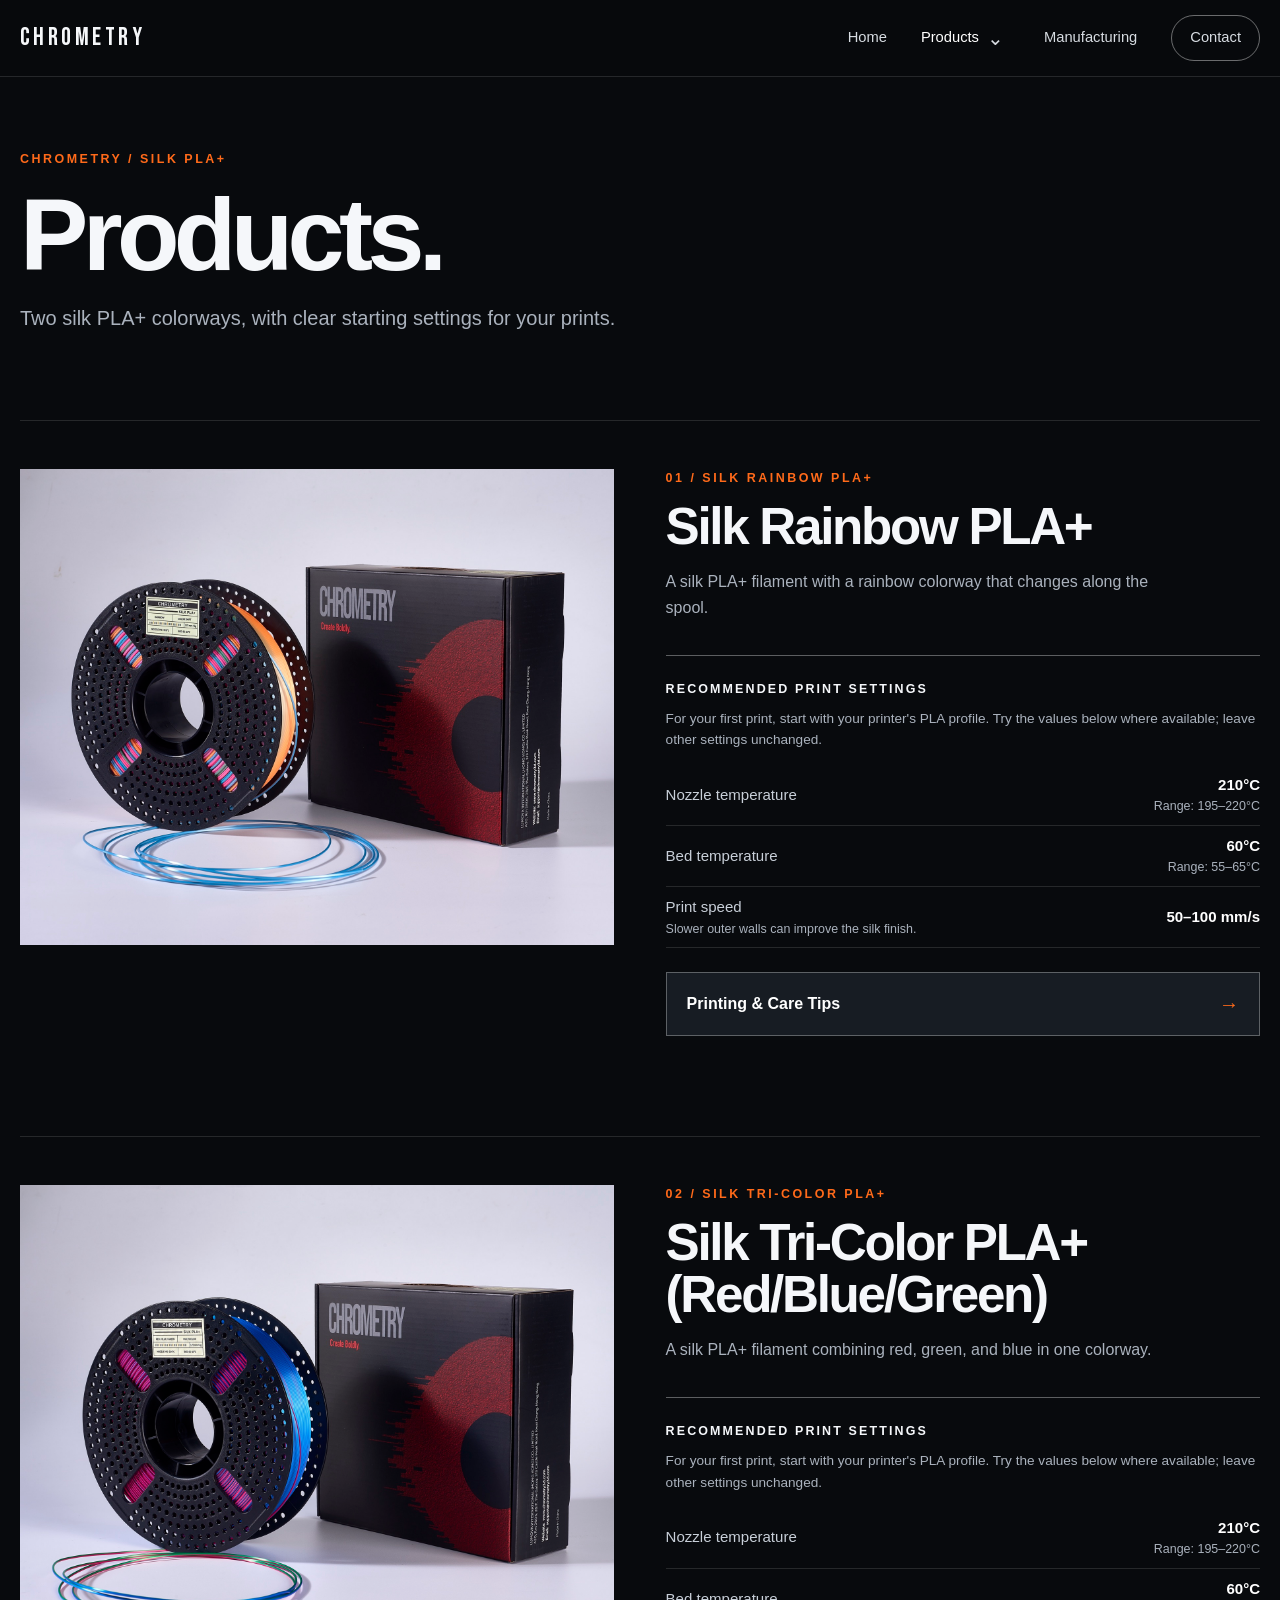
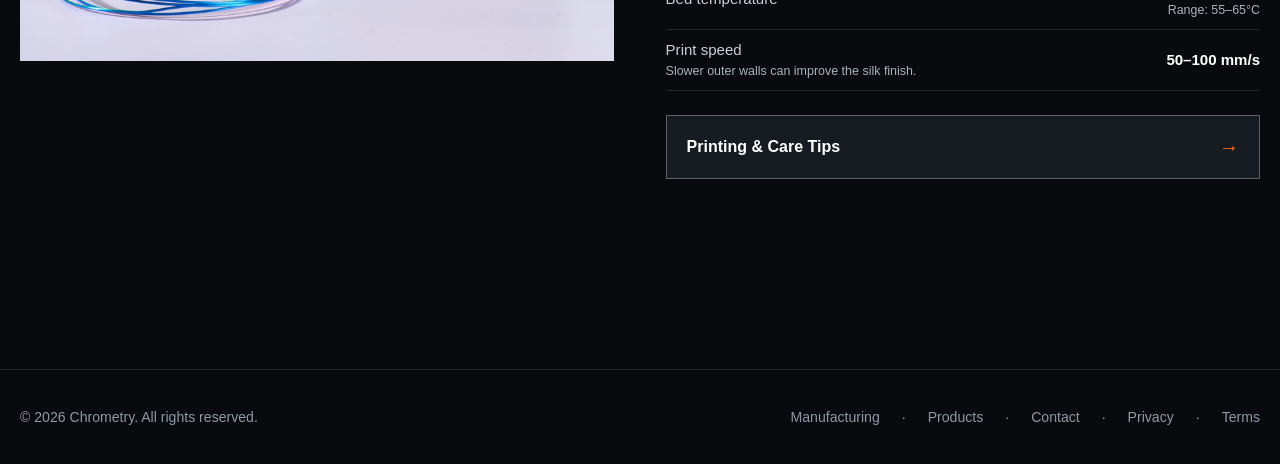
<file: products.html>
<!doctype html>
<html lang="en">
<head>
  <meta charset="utf-8">
  <meta name="viewport" content="width=device-width, initial-scale=1">
  <title>Silk PLA+ Products | Chrometry</title>
  <meta name="description" content="Chrometry Silk Rainbow PLA+ and Silk Tri-Color PLA+ printing settings.">
  <link rel="canonical" href="https://chrometry3d.com/products.html">
  <link rel="stylesheet" href="assets/style.css">
  <script src="assets/site.js" defer></script>
  <style>
    .site-header { background: rgba(8, 10, 13, .96); border-bottom: 1px solid var(--line); }
    .product-page { padding: 150px 0 110px; }
    .product-intro { max-width: 780px; margin-bottom: 86px; }
    .product-intro .eyebrow { color: var(--accent); }
    .product-intro h1 { font-size: clamp(3.8rem, 8vw, 7.4rem); }
    .product-intro p:last-child { max-width: 650px; margin: 0; color: var(--muted); font-size: clamp(1.05rem, 1.7vw, 1.25rem); }
    .product { display: grid; grid-template-columns: repeat(2, minmax(0, 1fr)); gap: clamp(28px, 4vw, 52px); align-items: start; padding: 48px 0 80px; border-top: 1px solid var(--line); }
    .product + .product { margin-top: 20px; }
    .product-visual img { display: block; width: 100%; height: auto; max-width: none; aspect-ratio: auto; object-fit: contain; background: #d7d4dc; }
    .product-detail { min-width: 0; }
    .product-detail .eyebrow { margin-bottom: 12px; color: var(--accent); }
    .product-detail h2 { max-width: 580px; margin: 0 0 16px; font-size: clamp(2.25rem, 4vw, 4.3rem); line-height: 1.02; letter-spacing: -.045em; }
    .product-description { max-width: 520px; margin: 0 0 34px; color: var(--muted); }
    .settings { border-top: 1px solid rgba(255, 255, 255, .34); }
    .settings h3 { margin: 24px 0 8px; font-size: .78rem; font-weight: 700; letter-spacing: .17em; text-transform: uppercase; }
    .settings-note { margin: 0 0 14px; color: var(--muted); font-size: .85rem; }
    .settings table { width: 100%; border-collapse: collapse; font-size: .94rem; }
    .settings tr { border-bottom: 1px solid var(--line); }
    .settings th, .settings td { padding: 10px 0; line-height: 1.35; }
    .settings th { width: 70%; color: #c8cfd8; font-weight: 400; text-align: left; }
    .settings th .setting-tip { display: block; margin-top: 3px; color: var(--muted); font-size: .78rem; }
    .settings td { color: #fff; font-weight: 700; text-align: right; white-space: nowrap; font-variant-numeric: tabular-nums; }
    .settings td span { display: block; margin-top: 3px; color: var(--muted); font-size: .78rem; font-weight: 400; }
    .product-guide-link { display: flex; align-items: center; justify-content: space-between; gap: 16px; margin-top: 24px; padding: 18px 20px; border: 1px solid rgba(255, 255, 255, .3); background: var(--surface-2); color: #fff; font-weight: 700; transition: border-color .2s, background .2s; }
    .product-guide-link:hover { border-color: var(--accent); background: #202630; }
    .product-guide-link span { color: var(--accent); font-size: 1.25rem; line-height: 1; }
    @media (max-width: 760px) {
      .product-page { padding: 115px 0 80px; }
      .product-intro { margin-bottom: 55px; }
      .product { grid-template-columns: 1fr; gap: 28px; padding: 32px 0 68px; }
      .product-description { margin-bottom: 26px; }
    }
  </style>
</head>
<body>
  <header class="site-header">
    <nav class="nav container">
      <a class="wordmark" href="index.html">CHROMETRY</a>
      <button class="menu-toggle" aria-label="Menu" aria-expanded="false"><span></span><span></span></button>
      <div class="nav-links">
        <a href="index.html">Home</a>
        <a href="products.html" aria-current="page">Products</a>
        <a href="manufacturing.html">Manufacturing</a>
        <a class="nav-cta" href="contact.html">Contact</a>
      </div>
    </nav>
  </header>

  <main class="product-page container">
    <div class="product-intro">
      <p class="eyebrow">Chrometry / Silk PLA+</p>
      <h1>Products.</h1>
      <p>Two silk PLA+ colorways, with clear starting settings for your prints.</p>
    </div>

    <article class="product" id="silk-rainbow">
      <div class="product-visual">
        <img src="assets/images/product-rainbow.jpg" alt="Chrometry Silk Rainbow PLA+ spool and packaging" width="1800" height="1440">
      </div>
      <div class="product-detail">
        <p class="eyebrow">01 / Silk Rainbow PLA+</p>
        <h2>Silk Rainbow PLA+</h2>
        <p class="product-description">A silk PLA+ filament with a rainbow colorway that changes along the spool.</p>
        <div class="settings">
          <h3>Recommended Print Settings</h3>
          <p class="settings-note">For your first print, start with your printer's PLA profile. Try the values below where available; leave other settings unchanged.</p>
          <table aria-label="Silk Rainbow PLA+ starting print settings">
            <tbody>
              <tr><th scope="row">Nozzle temperature</th><td>210°C<span>Range: 195–220°C</span></td></tr>
              <tr><th scope="row">Bed temperature</th><td>60°C<span>Range: 55–65°C</span></td></tr>
              <tr><th scope="row">Print speed<span class="setting-tip">Slower outer walls can improve the silk finish.</span></th><td>50–100 mm/s</td></tr>
            </tbody>
          </table>
        </div>
        <a class="product-guide-link" href="printing-tips.html">Printing &amp; Care Tips <span aria-hidden="true">→</span></a>
      </div>
    </article>

    <article class="product" id="silk-rgb">
      <div class="product-visual">
        <img src="assets/images/product-rgb.jpg" alt="Chrometry Silk Tri-Color PLA+ (Red/Blue/Green) spool and packaging" width="1800" height="1440" loading="lazy">
      </div>
      <div class="product-detail">
        <p class="eyebrow">02 / Silk Tri-Color PLA+</p>
        <h2>Silk Tri-Color PLA+ (Red/Blue/Green)</h2>
        <p class="product-description">A silk PLA+ filament combining red, green, and blue in one colorway.</p>
        <div class="settings">
          <h3>Recommended Print Settings</h3>
          <p class="settings-note">For your first print, start with your printer's PLA profile. Try the values below where available; leave other settings unchanged.</p>
          <table aria-label="Silk Tri-Color PLA+ (Red/Blue/Green) starting print settings">
            <tbody>
              <tr><th scope="row">Nozzle temperature</th><td>210°C<span>Range: 195–220°C</span></td></tr>
              <tr><th scope="row">Bed temperature</th><td>60°C<span>Range: 55–65°C</span></td></tr>
              <tr><th scope="row">Print speed<span class="setting-tip">Slower outer walls can improve the silk finish.</span></th><td>50–100 mm/s</td></tr>
            </tbody>
          </table>
        </div>
        <a class="product-guide-link" href="printing-tips.html">Printing &amp; Care Tips <span aria-hidden="true">→</span></a>
      </div>
    </article>
  </main>

  <footer class="site-footer"><div class="container footer-row"><span>© 2026 Chrometry. All rights reserved.</span><div class="footer-links"><a href="manufacturing.html">Manufacturing</a><span>·</span><a href="products.html" aria-current="page">Products</a><span>·</span><a href="contact.html">Contact</a><span>·</span><a href="privacy.html">Privacy</a><span>·</span><a href="terms.html">Terms</a></div></div></footer>
</body>
</html>
</file>
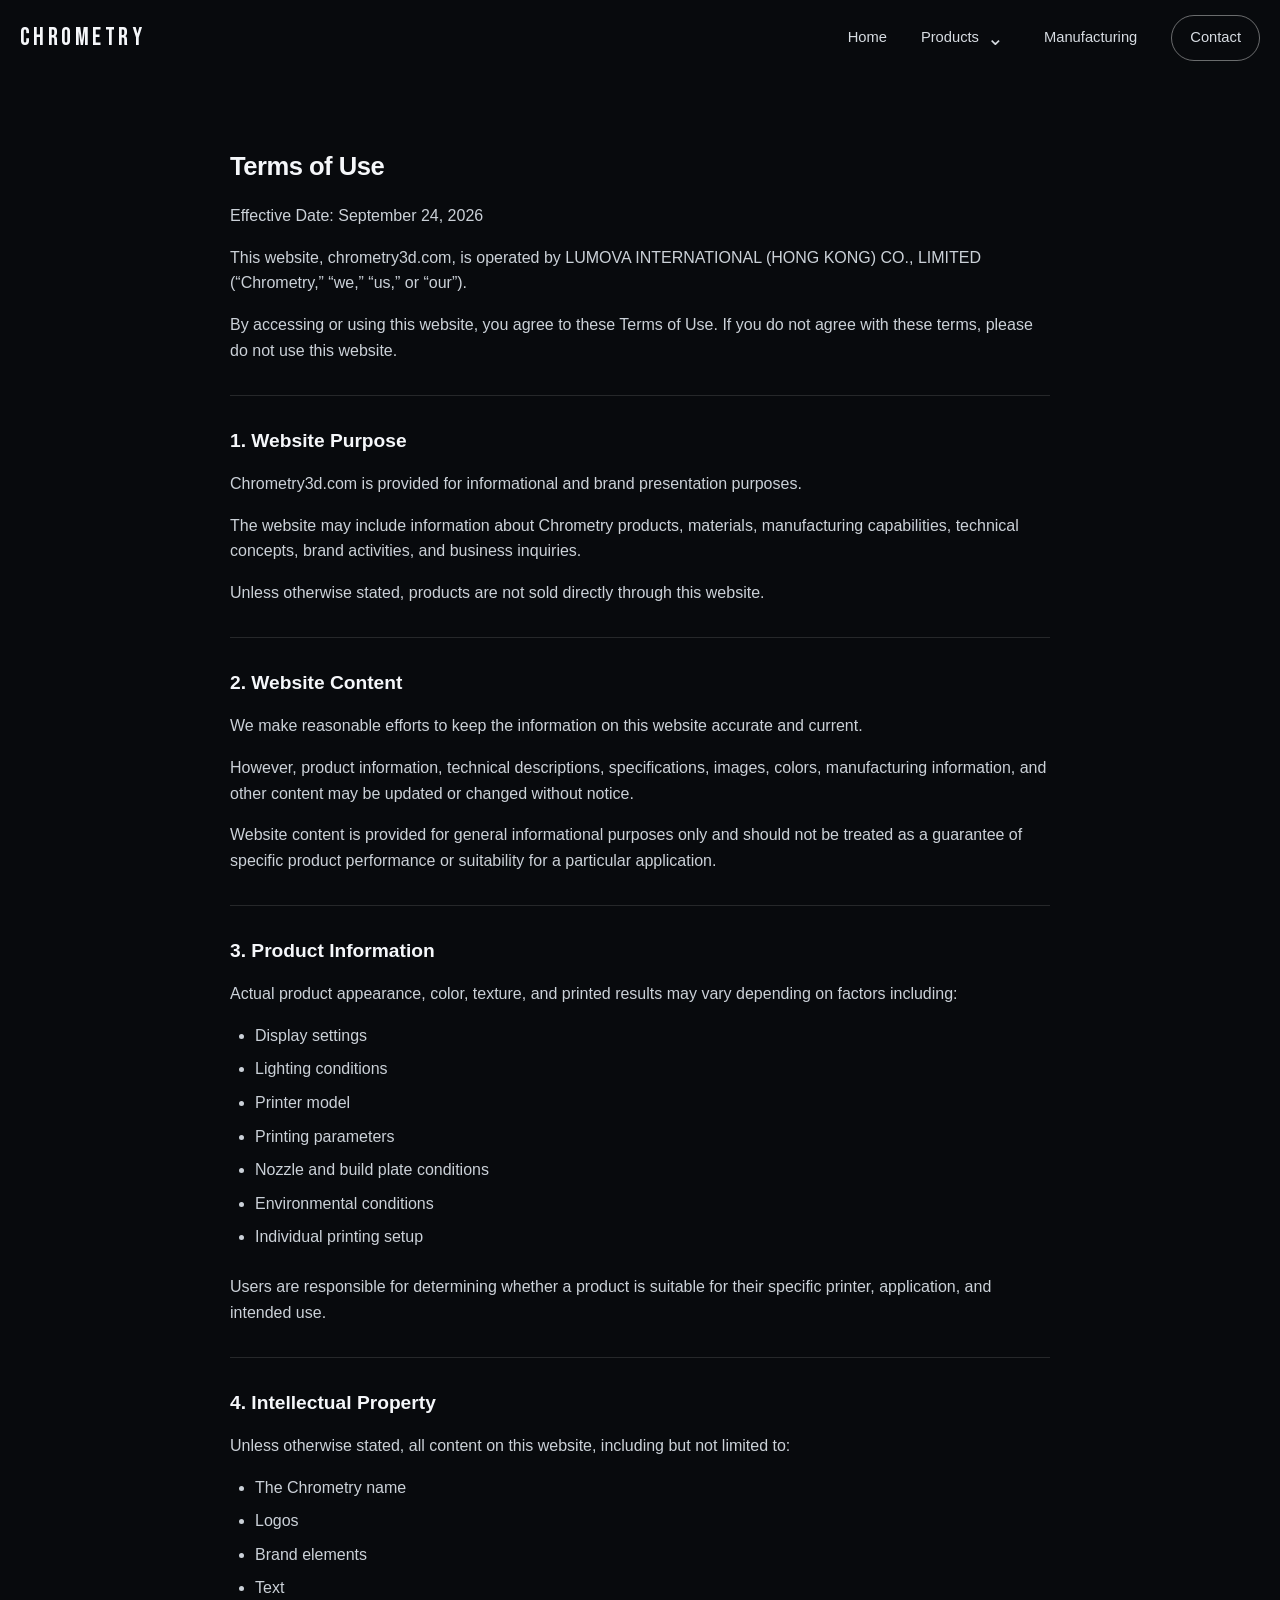
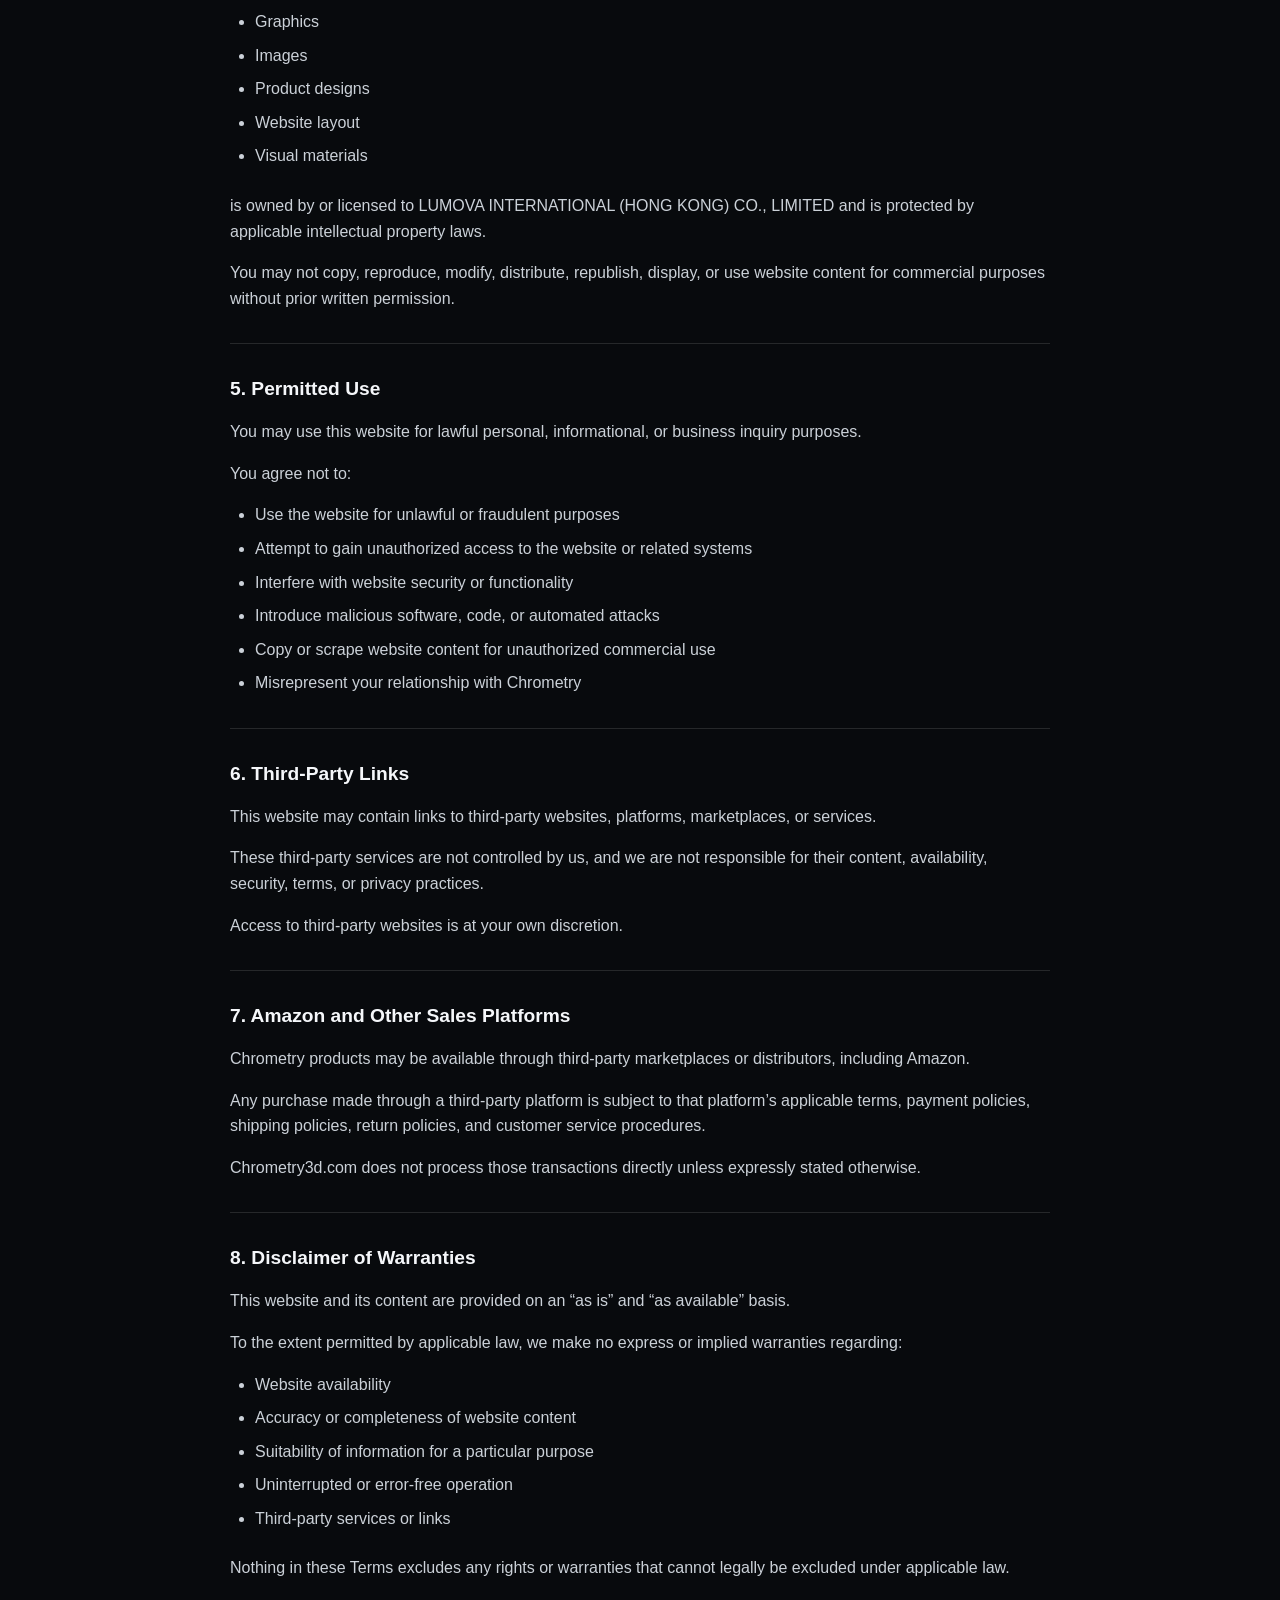
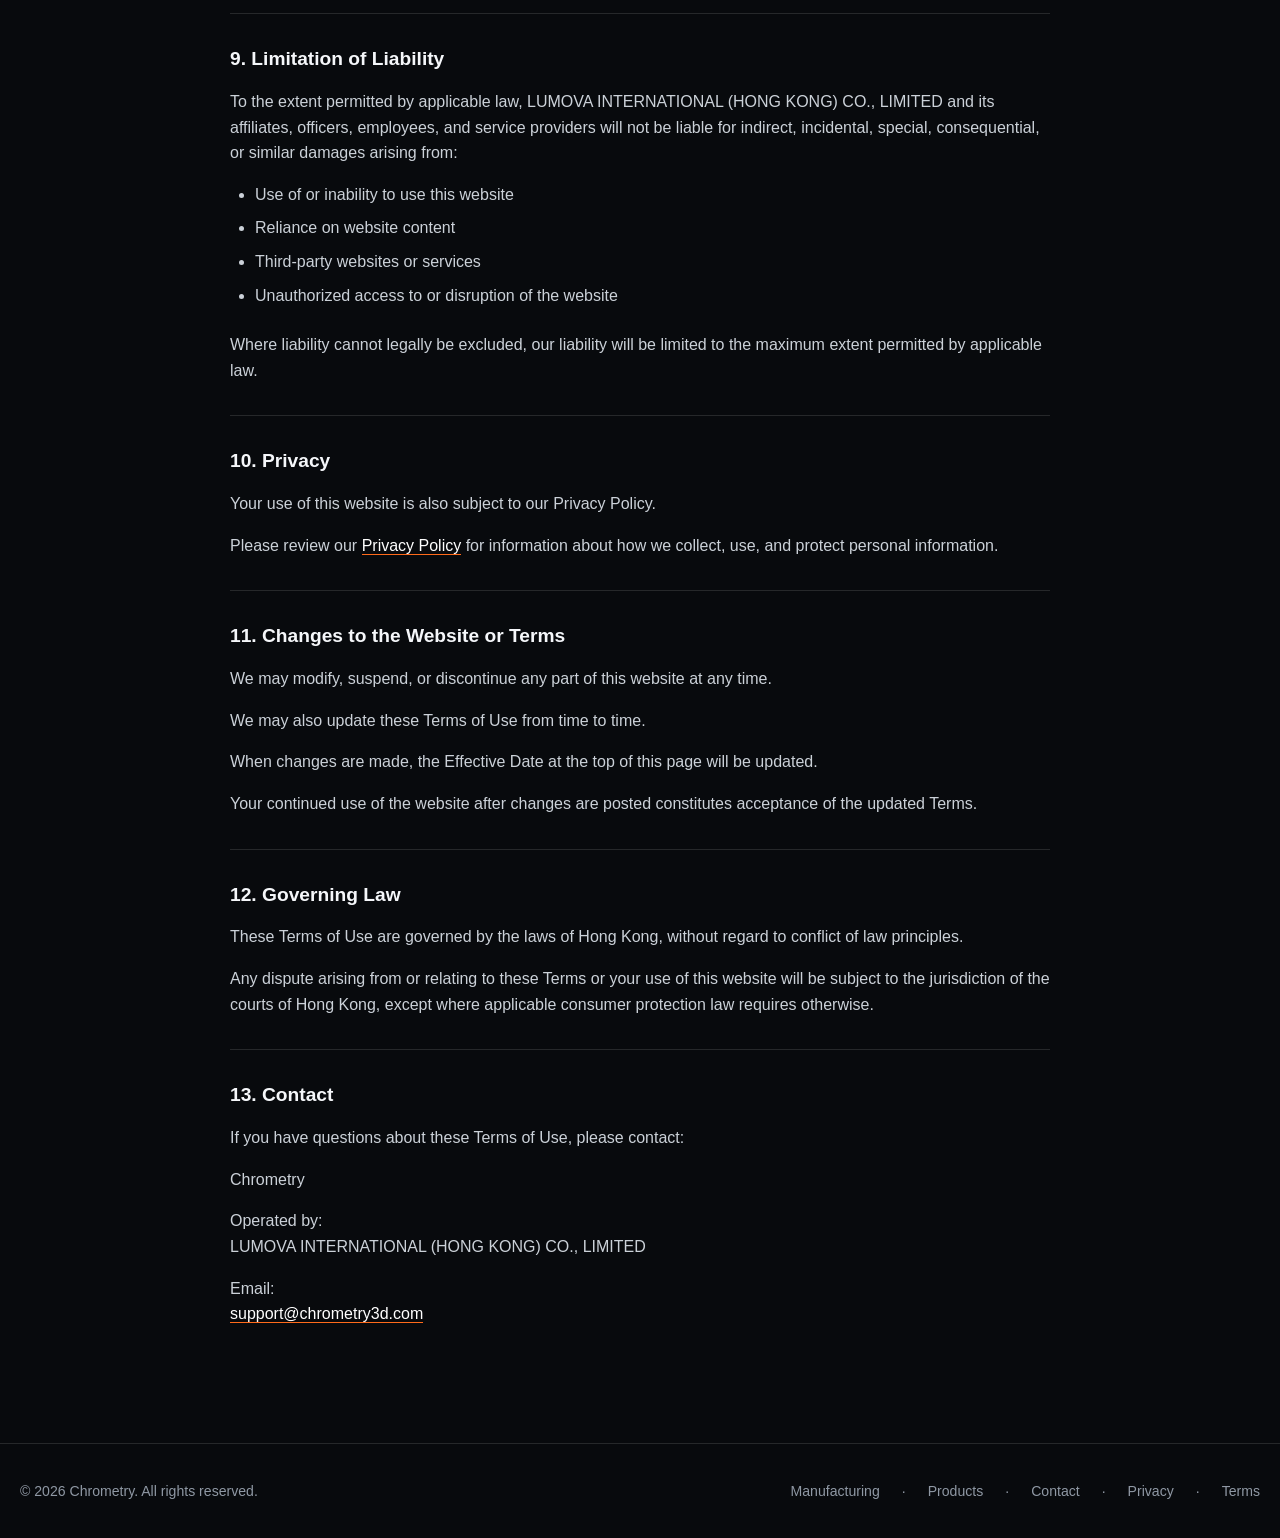
<file: terms.html>
<!doctype html>
<html lang="en">
<head>
  <meta charset="utf-8">
  <meta name="viewport" content="width=device-width, initial-scale=1">
  <title>Terms of Use | Chrometry</title>
  <link rel="canonical" href="https://chrometry3d.com/terms.html">
  <link rel="stylesheet" href="assets/style.css">
  <script src="assets/site.js" defer></script>
</head>
<body>
  <header class="site-header scrolled"><nav class="nav container"><a class="wordmark" href="index.html">CHROMETRY</a><button class="menu-toggle" aria-label="Menu" aria-expanded="false"><span></span><span></span></button><div class="nav-links"><a href="index.html">Home</a><a href="products.html">Products</a><a href="manufacturing.html">Manufacturing</a><a class="nav-cta" href="contact.html">Contact</a></div></nav></header>

  <main class="legal-page container">
    <article class="legal-content">
      <h1>Terms of Use</h1>
      <p class="legal-date">Effective Date: September 24, 2026</p>
      <p>This website, chrometry3d.com, is operated by LUMOVA INTERNATIONAL (HONG KONG) CO., LIMITED (“Chrometry,” “we,” “us,” or “our”).</p>
      <p>By accessing or using this website, you agree to these Terms of Use. If you do not agree with these terms, please do not use this website.</p>

      <section>
        <h2>1. Website Purpose</h2>
        <p>Chrometry3d.com is provided for informational and brand presentation purposes.</p>
        <p>The website may include information about Chrometry products, materials, manufacturing capabilities, technical concepts, brand activities, and business inquiries.</p>
        <p>Unless otherwise stated, products are not sold directly through this website.</p>
      </section>

      <section>
        <h2>2. Website Content</h2>
        <p>We make reasonable efforts to keep the information on this website accurate and current.</p>
        <p>However, product information, technical descriptions, specifications, images, colors, manufacturing information, and other content may be updated or changed without notice.</p>
        <p>Website content is provided for general informational purposes only and should not be treated as a guarantee of specific product performance or suitability for a particular application.</p>
      </section>

      <section>
        <h2>3. Product Information</h2>
        <p>Actual product appearance, color, texture, and printed results may vary depending on factors including:</p>
        <ul><li>Display settings</li><li>Lighting conditions</li><li>Printer model</li><li>Printing parameters</li><li>Nozzle and build plate conditions</li><li>Environmental conditions</li><li>Individual printing setup</li></ul>
        <p>Users are responsible for determining whether a product is suitable for their specific printer, application, and intended use.</p>
      </section>

      <section>
        <h2>4. Intellectual Property</h2>
        <p>Unless otherwise stated, all content on this website, including but not limited to:</p>
        <ul><li>The Chrometry name</li><li>Logos</li><li>Brand elements</li><li>Text</li><li>Graphics</li><li>Images</li><li>Product designs</li><li>Website layout</li><li>Visual materials</li></ul>
        <p>is owned by or licensed to LUMOVA INTERNATIONAL (HONG KONG) CO., LIMITED and is protected by applicable intellectual property laws.</p>
        <p>You may not copy, reproduce, modify, distribute, republish, display, or use website content for commercial purposes without prior written permission.</p>
      </section>

      <section>
        <h2>5. Permitted Use</h2>
        <p>You may use this website for lawful personal, informational, or business inquiry purposes.</p>
        <p>You agree not to:</p>
        <ul><li>Use the website for unlawful or fraudulent purposes</li><li>Attempt to gain unauthorized access to the website or related systems</li><li>Interfere with website security or functionality</li><li>Introduce malicious software, code, or automated attacks</li><li>Copy or scrape website content for unauthorized commercial use</li><li>Misrepresent your relationship with Chrometry</li></ul>
      </section>

      <section>
        <h2>6. Third-Party Links</h2>
        <p>This website may contain links to third-party websites, platforms, marketplaces, or services.</p>
        <p>These third-party services are not controlled by us, and we are not responsible for their content, availability, security, terms, or privacy practices.</p>
        <p>Access to third-party websites is at your own discretion.</p>
      </section>

      <section>
        <h2>7. Amazon and Other Sales Platforms</h2>
        <p>Chrometry products may be available through third-party marketplaces or distributors, including Amazon.</p>
        <p>Any purchase made through a third-party platform is subject to that platform’s applicable terms, payment policies, shipping policies, return policies, and customer service procedures.</p>
        <p>Chrometry3d.com does not process those transactions directly unless expressly stated otherwise.</p>
      </section>

      <section>
        <h2>8. Disclaimer of Warranties</h2>
        <p>This website and its content are provided on an “as is” and “as available” basis.</p>
        <p>To the extent permitted by applicable law, we make no express or implied warranties regarding:</p>
        <ul><li>Website availability</li><li>Accuracy or completeness of website content</li><li>Suitability of information for a particular purpose</li><li>Uninterrupted or error-free operation</li><li>Third-party services or links</li></ul>
        <p>Nothing in these Terms excludes any rights or warranties that cannot legally be excluded under applicable law.</p>
      </section>

      <section>
        <h2>9. Limitation of Liability</h2>
        <p>To the extent permitted by applicable law, LUMOVA INTERNATIONAL (HONG KONG) CO., LIMITED and its affiliates, officers, employees, and service providers will not be liable for indirect, incidental, special, consequential, or similar damages arising from:</p>
        <ul><li>Use of or inability to use this website</li><li>Reliance on website content</li><li>Third-party websites or services</li><li>Unauthorized access to or disruption of the website</li></ul>
        <p>Where liability cannot legally be excluded, our liability will be limited to the maximum extent permitted by applicable law.</p>
      </section>

      <section>
        <h2>10. Privacy</h2>
        <p>Your use of this website is also subject to our Privacy Policy.</p>
        <p>Please review our <a href="privacy.html">Privacy Policy</a> for information about how we collect, use, and protect personal information.</p>
      </section>

      <section>
        <h2>11. Changes to the Website or Terms</h2>
        <p>We may modify, suspend, or discontinue any part of this website at any time.</p>
        <p>We may also update these Terms of Use from time to time.</p>
        <p>When changes are made, the Effective Date at the top of this page will be updated.</p>
        <p>Your continued use of the website after changes are posted constitutes acceptance of the updated Terms.</p>
      </section>

      <section>
        <h2>12. Governing Law</h2>
        <p>These Terms of Use are governed by the laws of Hong Kong, without regard to conflict of law principles.</p>
        <p>Any dispute arising from or relating to these Terms or your use of this website will be subject to the jurisdiction of the courts of Hong Kong, except where applicable consumer protection law requires otherwise.</p>
      </section>

      <section>
        <h2>13. Contact</h2>
        <p>If you have questions about these Terms of Use, please contact:</p>
        <p>Chrometry</p>
        <p>Operated by:<br>LUMOVA INTERNATIONAL (HONG KONG) CO., LIMITED</p>
        <p>Email:<br><a href="mailto:support@chrometry3d.com">support@chrometry3d.com</a></p>
      </section>
    </article>
  </main>

  <footer class="site-footer"><div class="container footer-row"><span>© 2026 Chrometry. All rights reserved.</span><div class="footer-links"><a href="manufacturing.html">Manufacturing</a><span>·</span><a href="products.html">Products</a><span>·</span><a href="contact.html">Contact</a><span>·</span><a href="privacy.html">Privacy</a><span>·</span><a href="terms.html" aria-current="page">Terms</a></div></div></footer>
</body>
</html>
</file>
<file: assets/style.css>
@font-face {
  font-family: "Bebas Neue";
  src: url("bebas-neue.woff2") format("woff2");
  font-style: normal;
  font-weight: 400;
  font-display: swap;
}

:root {
  --bg: #080a0d;
  --surface: #10141a;
  --surface-2: #171c23;
  --text: #f5f7fa;
  --muted: #aab2bd;
  --line: rgba(255, 255, 255, 0.12);
  --accent: #ff6a1a;
  --max: 1240px;
}

* { box-sizing: border-box; }
html { scroll-behavior: smooth; }
body {
  margin: 0;
  color: var(--text);
  background: var(--bg);
  font-family: Inter, ui-sans-serif, -apple-system, BlinkMacSystemFont, "Segoe UI", sans-serif;
  line-height: 1.6;
  -webkit-font-smoothing: antialiased;
}
img { display: block; max-width: 100%; }
a { color: inherit; text-decoration: none; }
button { font: inherit; }

.container { width: min(calc(100% - 40px), var(--max)); margin-inline: auto; }
.site-header {
  position: fixed;
  inset: 0 0 auto;
  z-index: 50;
  border-bottom: 1px solid transparent;
  transition: background .25s ease, border-color .25s ease;
}
.site-header.scrolled { background: rgba(8, 10, 13, .9); border-color: var(--line); backdrop-filter: blur(18px); }
.nav { height: 76px; display: flex; align-items: center; justify-content: space-between; }
.wordmark { font-family: "Bebas Neue", "Arial Narrow", sans-serif; font-weight: 400; letter-spacing: .14em; font-size: 1.55rem; line-height: 1; }
.brand-display { font-family: "Bebas Neue", "Arial Narrow", sans-serif; font-weight: 400; letter-spacing: .025em; }
.nav-links { display: flex; align-items: center; gap: 34px; }
.nav-links a { color: #d7dce2; font-size: .92rem; transition: color .2s; }
.nav-links a:hover, .nav-links a[aria-current="page"] { color: #fff; }
.nav-dropdown { position: relative; }
.nav-dropdown-heading { display: flex; align-items: center; gap: 3px; }
.nav-submenu-toggle { display: inline-grid; place-items: center; width: 28px; height: 28px; padding: 0; border: 0; background: transparent; color: #d7dce2; cursor: pointer; }
.nav-submenu-toggle span { display: block; font-size: 1.25rem; line-height: 1; transition: transform .2s; }
.nav-dropdown.open .nav-submenu-toggle span { transform: rotate(180deg); }
.nav-submenu { display: none; position: absolute; top: calc(100% + 18px); left: -18px; width: 250px; padding: 8px; border: 1px solid var(--line); border-radius: 4px; background: #10141a; box-shadow: 0 18px 40px rgba(0,0,0,.35); }
.nav-dropdown.open .nav-submenu { display: grid; }
.nav-submenu a { padding: 10px 12px; border-radius: 2px; white-space: nowrap; }
.nav-submenu a:hover, .nav-submenu a[aria-current="page"] { background: var(--surface-2); }
.nav-cta { padding: 10px 18px; border: 1px solid rgba(255,255,255,.4); border-radius: 999px; }
.menu-toggle { display: none; width: 42px; height: 42px; border: 0; background: transparent; color: #fff; }
.menu-toggle span { display: block; width: 24px; height: 1px; background: currentColor; margin: 6px auto; }

.hero {
  min-height: 100svh;
  position: relative;
  display: grid;
  align-items: end;
  overflow: hidden;
  isolation: isolate;
}
.hero-media { position: absolute; inset: 0; z-index: -2; width: 100%; height: 100%; object-fit: cover; }
.hero::after { content: ""; position: absolute; inset: 0; z-index: -1; background: linear-gradient(180deg, rgba(0,0,0,.2), rgba(0,0,0,.2) 38%, rgba(0,0,0,.88)); }
.hero-content { padding: 170px 0 88px; max-width: 850px; }
.eyebrow { margin: 0 0 18px; color: #e9edf2; font-size: .78rem; font-weight: 700; letter-spacing: .2em; text-transform: uppercase; }
h1, h2, h3, p { margin-top: 0; }
h1 { margin-bottom: 20px; font-size: clamp(3.2rem, 8vw, 7.4rem); line-height: .92; letter-spacing: -.055em; }
.hero-copy { max-width: 700px; margin-bottom: 32px; color: #d7dce2; font-size: clamp(1.05rem, 2vw, 1.25rem); }
.actions { display: flex; flex-wrap: wrap; gap: 12px; }
.button { display: inline-flex; align-items: center; justify-content: center; min-height: 50px; padding: 0 24px; border: 1px solid transparent; border-radius: 999px; font-weight: 700; transition: transform .2s, background .2s; }
.button:hover { transform: translateY(-2px); }
.button-primary { background: #fff; color: #090b0e; }
.button-secondary { border-color: rgba(255,255,255,.45); background: rgba(0,0,0,.18); }

.section { padding: clamp(76px, 10vw, 150px) 0; }
.section-head { max-width: 760px; margin-bottom: 56px; }
.section h2 { margin-bottom: 20px; font-size: clamp(2.2rem, 5vw, 4.7rem); line-height: 1.02; letter-spacing: -.045em; }
.section h3 { margin-bottom: 12px; font-size: clamp(1.35rem, 2vw, 2rem); line-height: 1.2; }
.lead { color: var(--muted); font-size: clamp(1.05rem, 1.6vw, 1.25rem); }
.dark-panel { background: var(--surface); }
.split { display: grid; grid-template-columns: minmax(0, 1.2fr) minmax(300px, .8fr); gap: clamp(34px, 6vw, 90px); align-items: center; }
.split.reverse { grid-template-columns: minmax(300px, .8fr) minmax(0, 1.2fr); }
.split.reverse .split-media { order: 2; }
.split-media { overflow: hidden; border-radius: 4px; background: #111; }
.split-media img { width: 100%; aspect-ratio: 16 / 10; object-fit: cover; }
.square-media img { aspect-ratio: 1; }
.split-copy p { color: var(--muted); }
.text-link { display: inline-flex; gap: 8px; margin-top: 12px; font-weight: 700; border-bottom: 1px solid rgba(255,255,255,.35); }

.feature-grid { display: grid; grid-template-columns: repeat(3, 1fr); gap: 1px; background: var(--line); border: 1px solid var(--line); }
.feature { min-height: 250px; padding: 34px; background: var(--bg); }
.feature span { display: block; margin-bottom: 72px; color: var(--accent); font-size: .78rem; letter-spacing: .18em; }
.feature p { color: var(--muted); margin-bottom: 0; }

.page-hero { min-height: 72svh; }
.page-hero h1 { font-size: clamp(3.2rem, 7vw, 6.8rem); }
.manufacturing-story { display: grid; gap: clamp(80px, 12vw, 170px); }
.wide-image { position: relative; overflow: hidden; background: #111; }
.wide-image img {
  width: 100%;
  height: min(72vw, 760px);
  object-fit: cover;
  filter: blur(1.5px) brightness(.9);
  transform: scale(1.015);
}
.wide-image::after {
  content: "";
  position: absolute;
  inset: 0;
  background: rgba(0, 0, 0, .1);
  pointer-events: none;
}
.wide-caption { position: absolute; inset: auto 0 0; padding: 80px clamp(22px, 5vw, 70px) 34px; background: linear-gradient(transparent, rgba(0,0,0,.85)); }
.wide-caption { z-index: 1; }
.wide-caption p { max-width: 650px; margin: 0; color: #d1d6dc; }
.wide-caption p + p { margin-top: 10px; }

.quality-list { display: grid; grid-template-columns: repeat(5, 1fr); gap: 1px; border: 1px solid var(--line); background: var(--line); }
.quality-list span { display: grid; min-height: 150px; place-items: center; padding: 24px; background: var(--bg); text-align: center; font-weight: 700; }
.quality-note { max-width: 800px; margin: 36px 0 0; }
.capacity-section { background: #0c0f13; }
.capacity-grid { display: grid; grid-template-columns: repeat(4, 1fr); border-top: 1px solid var(--line); border-bottom: 1px solid var(--line); }
.capacity-item { display: flex; flex-direction: column; gap: 8px; min-height: 170px; padding: 34px 24px; }
.capacity-item + .capacity-item { border-left: 1px solid var(--line); }
.capacity-item strong { font-size: clamp(2.2rem, 4vw, 4rem); line-height: 1; letter-spacing: -.045em; }
.capacity-item span { color: var(--muted); font-size: .95rem; }
.final-cta { text-align: center; background: linear-gradient(135deg, #151a21, #090b0e); }
.final-cta .container { max-width: 850px; }
.support-grid { display: grid; grid-template-columns: 1fr 1fr; gap: 1px; margin-top: 58px; border: 1px solid var(--line); background: var(--line); }
.support-grid article { padding: clamp(28px, 5vw, 48px); background: var(--bg); }
.support-grid h2 { font-size: clamp(1.7rem, 3vw, 2.5rem); }
.support-grid .email-link { font-size: clamp(1rem, 2vw, 1.35rem); }
.legal-page { padding-top: 150px; padding-bottom: 100px; }
.legal-content { max-width: 820px; margin-inline: auto; }
.legal-content h1 { font-size: 1.6rem; line-height: 1.3; letter-spacing: -.02em; }
.legal-date { color: var(--muted); }
.legal-content section { padding-top: 32px; margin-top: 32px; border-top: 1px solid var(--line); }
.legal-content h2 { margin-bottom: 16px; font-size: 1.2rem; line-height: 1.4; letter-spacing: 0; }
.legal-content p, .legal-content li { color: #cbd1d8; }
.legal-content ul { padding-left: 25px; margin: 0 0 24px; }
.legal-content li { margin-bottom: 8px; }
.legal-content a { color: #fff; border-bottom: 1px solid var(--accent); }

.contact-wrap { min-height: calc(100svh - 80px); display: grid; place-items: center; padding: 150px 0 90px; }
.contact-card { width: 100%; max-width: 920px; padding: clamp(34px, 8vw, 96px); border: 1px solid var(--line); background: linear-gradient(140deg, #171c23, #0c0f13); }
.contact-card h1 { font-size: clamp(3rem, 7vw, 6rem); }
.email-link { display: inline-block; margin-top: 26px; color: #fff; font-size: clamp(1.1rem, 3vw, 2rem); border-bottom: 1px solid var(--accent); overflow-wrap: anywhere; }

.site-footer { border-top: 1px solid var(--line); padding: 36px 0; color: #8f98a4; font-size: .88rem; }
.footer-row { display: flex; align-items: center; justify-content: space-between; gap: 24px; }
.footer-links { display: flex; gap: 22px; }

.reveal { opacity: 0; transform: translateY(24px); transition: opacity .7s ease, transform .7s ease; }
.reveal.visible { opacity: 1; transform: none; }

@media (max-width: 820px) {
  .container { width: min(calc(100% - 28px), var(--max)); }
  .nav { height: 68px; }
  .menu-toggle { display: block; }
  .nav-links { position: fixed; inset: 68px 0 auto; display: grid; gap: 0; max-height: calc(100svh - 68px); overflow-y: auto; padding: 12px 20px 24px; background: rgba(8,10,13,.98); border-bottom: 1px solid var(--line); transform: translateY(-130%); transition: transform .25s ease; }
  .nav-links.open { transform: translateY(0); }
  .nav-links a { padding: 14px 0; }
  .nav-dropdown-heading { justify-content: space-between; }
  .nav-submenu-toggle { width: 44px; height: 44px; }
  .nav-submenu { position: static; width: 100%; padding: 0 0 8px 14px; border: 0; background: transparent; box-shadow: none; }
  .nav-submenu a { padding: 10px 12px; }
  .nav-cta { border: 0; border-radius: 0; }
  .hero-content { padding-bottom: 54px; }
  .hero-media { object-position: center; }
  .split, .split.reverse { grid-template-columns: 1fr; }
  .split.reverse .split-media { order: 0; }
  .feature-grid { grid-template-columns: 1fr; }
  .feature { min-height: auto; }
  .feature span { margin-bottom: 34px; }
  .quality-list { grid-template-columns: 1fr; }
  .quality-list span { min-height: 84px; }
  .capacity-grid { grid-template-columns: repeat(2, 1fr); }
  .capacity-item { min-height: 138px; padding: 26px 18px; }
  .capacity-item:nth-child(3) { border-left: 0; }
  .capacity-item:nth-child(n+3) { border-top: 1px solid var(--line); }
  .support-grid { grid-template-columns: 1fr; }
  .wide-image img { height: 66vw; min-height: 300px; filter: blur(1px) brightness(.9); }
  .footer-row { align-items: flex-start; flex-direction: column; }
}

@media (prefers-reduced-motion: reduce) {
  html { scroll-behavior: auto; }
  *, *::before, *::after { animation-duration: .01ms !important; transition-duration: .01ms !important; }
  .reveal { opacity: 1; transform: none; }
}
</file>
